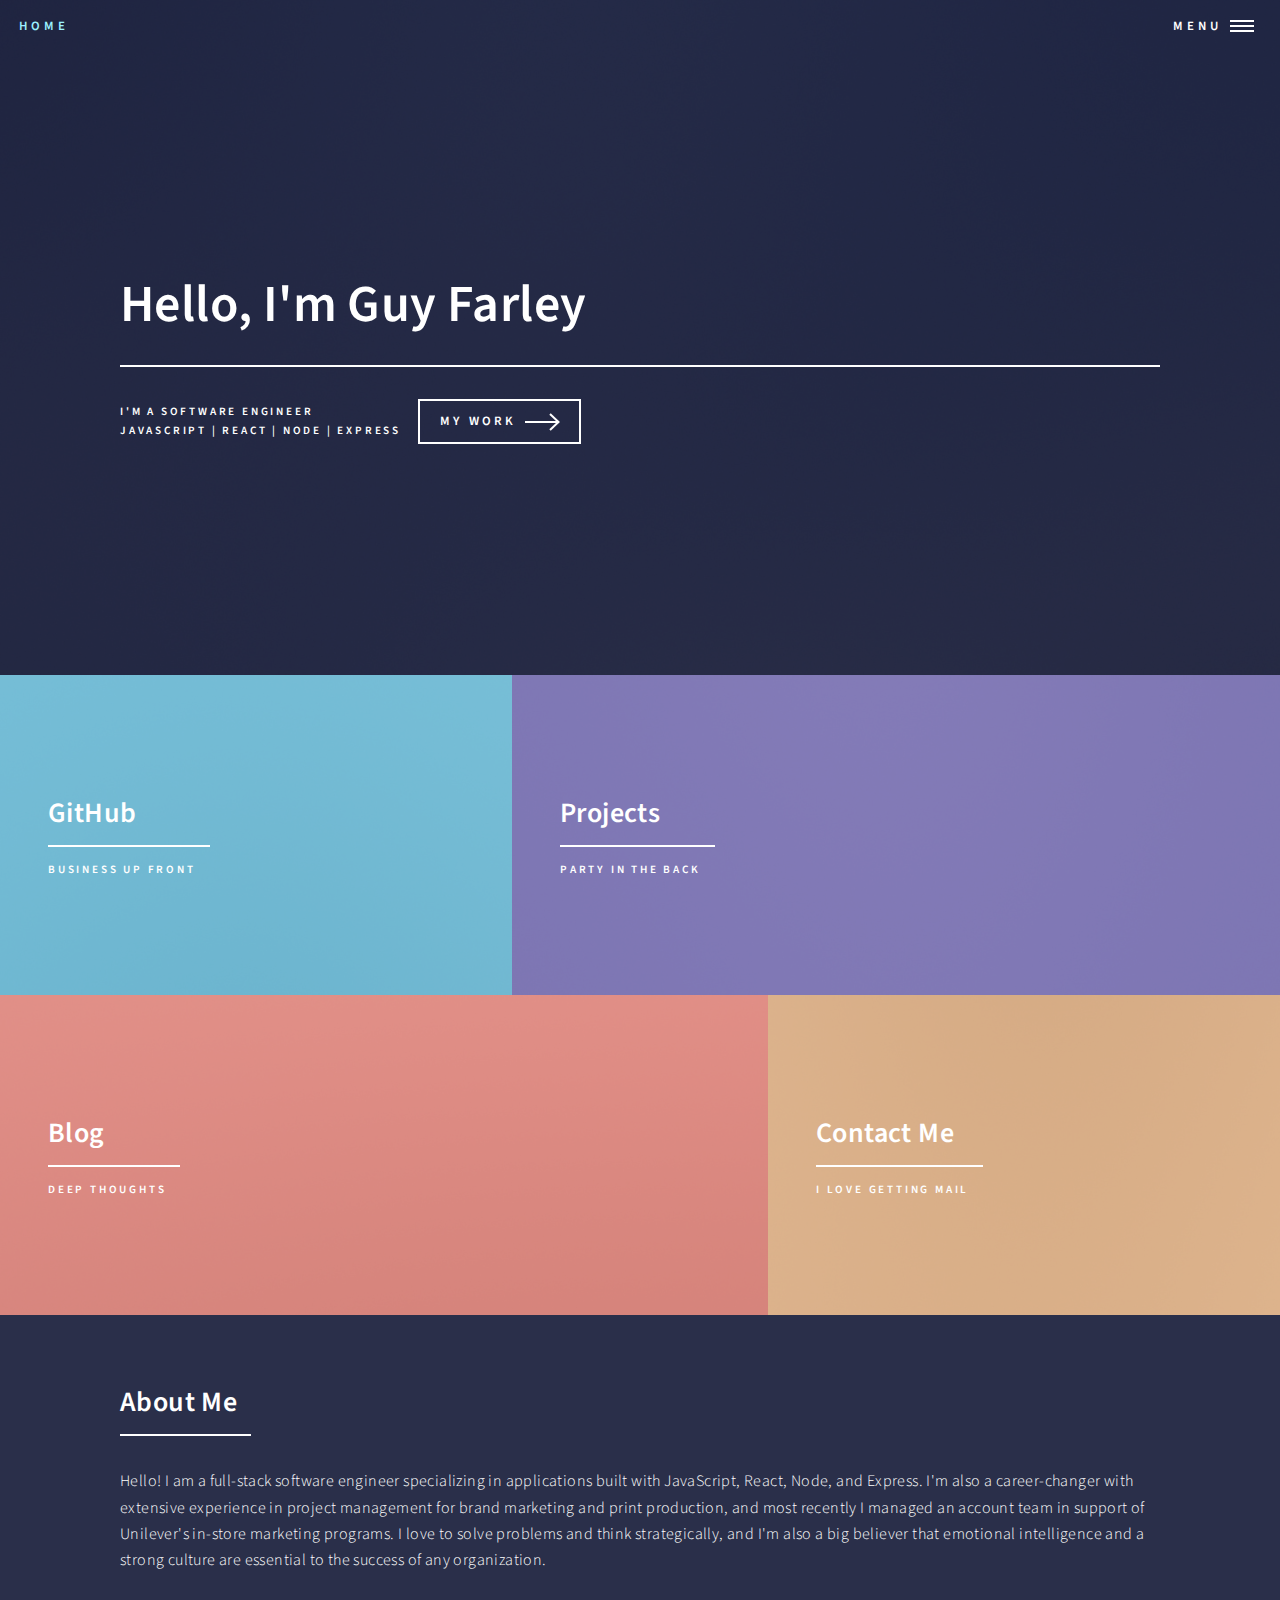
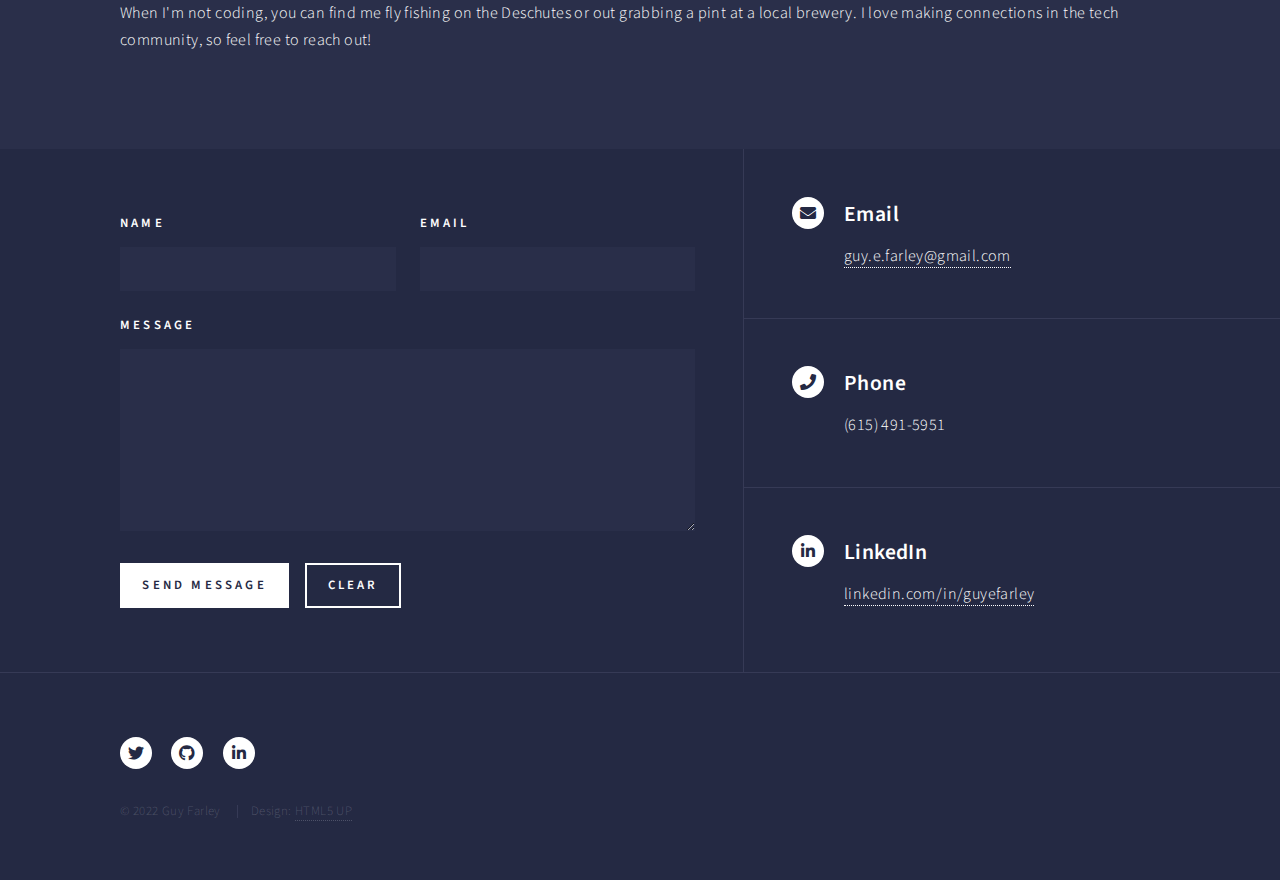
<file: index.html>
<!DOCTYPE HTML>
<!--
	Forty by HTML5 UP
	html5up.net | @ajlkn
	Free for personal and commercial use under the CCA 3.0 license (html5up.net/license)
-->
<html>

<head>
	<title>Guy's Portfolio</title>
	<meta charset="utf-8" />
	<meta name="viewport" content="width=device-width, initial-scale=1, user-scalable=no" />
	<link rel="stylesheet" href="assets/css/main.css" />
	<noscript>
		<link rel="stylesheet" href="assets/css/noscript.css" />
	</noscript>
</head>

<body class="is-preload">

	<!-- Wrapper -->
	<div id="wrapper">

		<!-- Header -->
		<header id="header" class="alt">
			<a href="index.html" class="logo">Home</a>
			<nav>
				<a href="#menu">Menu</a>
			</nav>
		</header>

		<!-- Menu -->
		<nav id="menu">
			<ul class="links">
				<li><a href="index.html">Home</a></li>
				<li><a href="projects.html">Projects</a></li>
				<li><a href="blog.html">Blog</a></li>
				<li><a href="contact.html">Contact</a></li>
			</ul>
			<!-- <ul class="actions stacked">
				<li><a href="#" class="button primary fit">Get Started</a></li>
				<li><a href="#" class="button fit">Log In</a></li>
			</ul> -->
		</nav>

		<!-- Banner -->
		<section id="banner" class="major">
			<div class="inner">
				<header class="major">
					<h1>Hello, I'm Guy Farley</h1>
				</header>
				<div class="content">
					<p>I'm a Software Engineer<br />
						JavaScript | React | Node | Express</p>
					<ul class="actions">
						<li><a href="#one" class="button next scrolly">My Work</a></li>
					</ul>
				</div>
			</div>
		</section>

		<!-- Main -->
		<div id="main">

			<!-- One -->
			<section id="one" class="tiles">
				<article>
					<span class="image">
						<img src="images/pic01.jpg" alt="" />
					</span>
					<header class="major">
						<h3><a href="https://github.com/GuyFarley" class="link" target="_blank">GitHub</a></h3>
						<p>Business Up Front</p>
					</header>
				</article>
				<article>
					<span class="image">
						<img src="images/pic02.jpg" alt="" />
					</span>
					<header class="major">
						<h3><a href="projects.html" class="link">Projects</a></h3>
						<p>Party In The Back</p>
					</header>
				</article>
				<article>
					<span class="image">
						<img src="images/pic03.jpg" alt="" />
					</span>
					<header class="major">
						<h3><a href="blog.html" class="link">Blog</a></h3>
						<p>Deep Thoughts</p>
					</header>
				</article>
				<article>
					<span class="image">
						<img src="images/pic04.jpg" alt="" />
					</span>
					<header class="major">
						<h3><a href="contact.html" class="link">Contact Me</a></h3>
						<p>I love getting mail</p>
					</header>
				</article>
			</section>

			<!-- Two -->
			<section id="two">
				<div class="inner">
					<header class="major">
						<h2>About Me</h2>
					</header>
					<p>Hello! I am a full-stack software engineer specializing in applications built with JavaScript, React,
						Node, and Express. I'm also a career-changer with extensive experience in project management for brand
						marketing and print production, and most recently I managed an account team in support of Unilever's
						in-store marketing programs. I love to solve problems and think strategically, and I'm also a big believer
						that
						emotional intelligence and a strong culture are essential to the success of any organization.<br />
						<br />
						When I'm not coding, you can find me fly fishing on the Deschutes or out grabbing a pint at
						a local brewery. I love making connections in the tech community, so feel free to reach out!
					</p>
					<ul class="actions">
						<!-- <li><a href="landing.html" class="button next">Get Started</a></li> -->
					</ul>
				</div>
			</section>

		</div>

		<!-- Contact -->
		<section id="contact">
			<div class="inner">
				<section>
					<form method="post" action="https://formspree.io/f/xlevlrbg">
						<div class="fields">
							<div class="field half">
								<label for="name">Name</label>
								<input type="text" name="name" id="name" />
							</div>
							<div class="field half">
								<label for="email">Email</label>
								<input type="text" name="email" id="email" />
							</div>
							<div class="field">
								<label for="message">Message</label>
								<textarea name="message" id="message" rows="6"></textarea>
							</div>
						</div>
						<ul class="actions">
							<li><input type="submit" value="Send Message" class="primary" /></li>
							<li><input type="reset" value="Clear" /></li>
						</ul>
					</form>
				</section>
				<section class="split">
					<section>
						<div class="contact-method">
							<span class="icon solid alt fa-envelope"></span>
							<h3>Email</h3>
							<a href="mailto:guy.e.farley@gmail.com">guy.e.farley@gmail.com</a>
						</div>
					</section>
					<section>
						<div class="contact-method">
							<span class="icon solid alt fa-phone"></span>
							<h3>Phone</h3>
							<span>(615) 491-5951</span>
						</div>
					</section>
					<section>
						<div class="contact-method">
							<span class="icon brands alt fa-linkedin-in"></span>
							<h3>LinkedIn</h3>
							<a href="https://www.linkedin.com/in/guyefarley/" target="_blank">linkedin.com/in/guyefarley</a>
						</div>
					</section>
				</section>
			</div>
		</section>

		<!-- Footer -->
		<footer id="footer">
			<div class="inner">
				<ul class="icons">
					<li><a href="https://twitter.com/guyefarley" class="icon brands alt fa-twitter" target="_blank"><span
								class="label">Twitter</span></a></li>
					<!-- <li><a href="#" class="icon brands alt fa-facebook-f"><span class="label">Facebook</span></a></li>
					<li><a href="#" class="icon brands alt fa-instagram"><span class="label">Instagram</span></a></li> -->
					<li><a href="https://github.com/GuyFarley" class="icon brands alt fa-github" target="_blank"><span
								class="label">GitHub</span></a></li>
					<li><a href="https://www.linkedin.com/in/guyefarley/" class="icon brands alt fa-linkedin-in"
							target="_blank"><span class="label">LinkedIn</span></a></li>
				</ul>
				<ul class="copyright">
					<li>&copy; 2022 Guy Farley</li>
					<li>Design: <a href="https://html5up.net">HTML5 UP</a></li>
				</ul>
			</div>
		</footer>

	</div>

	<!-- Scripts -->
	<script src="assets/js/jquery.min.js"></script>
	<script src="assets/js/jquery.scrolly.min.js"></script>
	<script src="assets/js/jquery.scrollex.min.js"></script>
	<script src="assets/js/browser.min.js"></script>
	<script src="assets/js/breakpoints.min.js"></script>
	<script src="assets/js/util.js"></script>
	<script src="assets/js/main.js"></script>

</body>

</html>
</file>
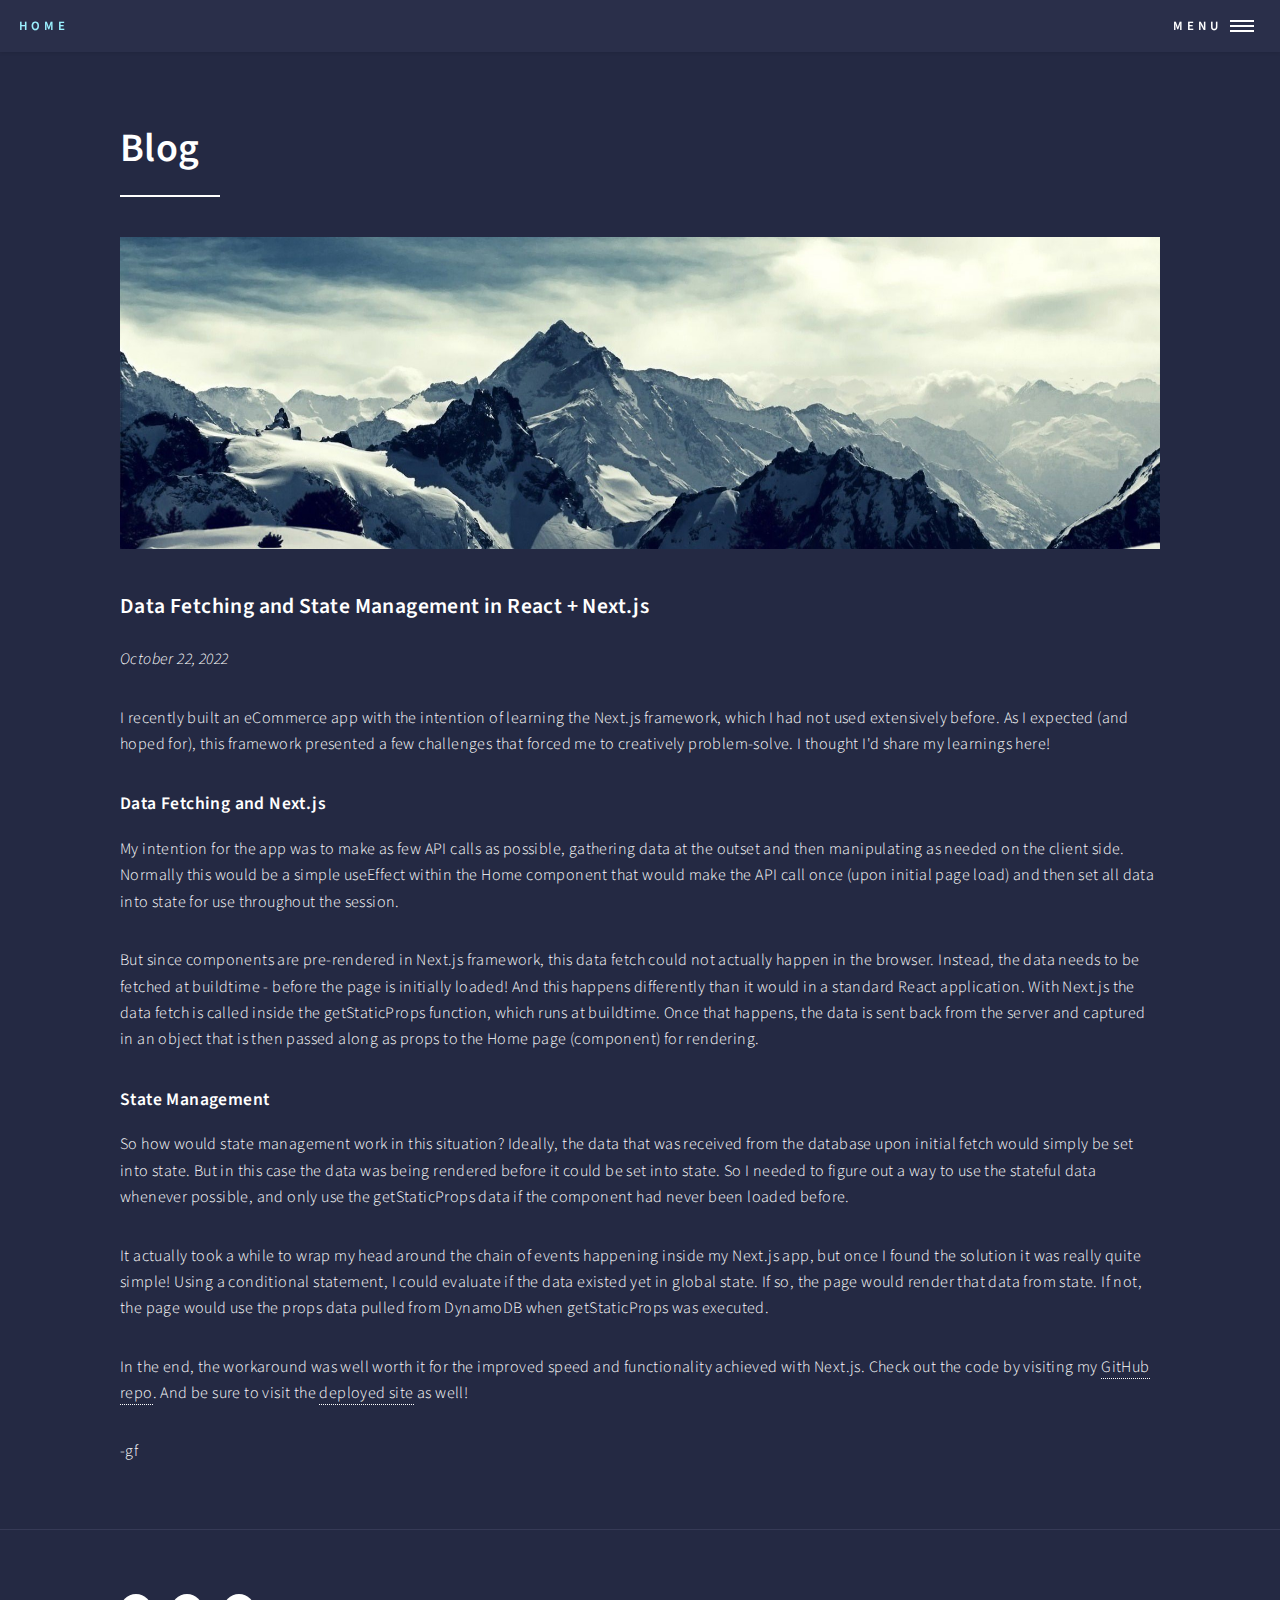
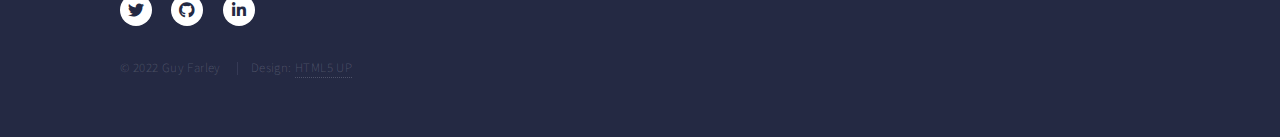
<file: blog.html>
<!DOCTYPE HTML>
<!--
	Forty by HTML5 UP
	html5up.net | @ajlkn
	Free for personal and commercial use under the CCA 3.0 license (html5up.net/license)
-->
<html>

<head>
	<title>Blog</title>
	<meta charset="utf-8" />
	<meta name="viewport" content="width=device-width, initial-scale=1, user-scalable=no" />
	<link rel="stylesheet" href="assets/css/main.css" />
	<noscript>
		<link rel="stylesheet" href="assets/css/noscript.css" />
	</noscript>
</head>

<body class="is-preload">

	<!-- Wrapper -->
	<div id="wrapper">

		<!-- Header -->
		<header id="header">
			<a href="index.html" class="logo">Home</a>
			<nav>
				<a href="#menu">Menu</a>
			</nav>
		</header>

		<!-- Menu -->
		<nav id="menu">
			<ul class="links">
				<li><a href="index.html">Home</a></li>
				<li><a href="projects.html">Projects</a></li>
				<li><a href="blog.html">Blog</a></li>
				<li><a href="contact.html">Contact</a></li>
			</ul>
			<!-- <ul class="actions stacked">
				<li><a href="#" class="button primary fit">Get Started</a></li>
				<li><a href="#" class="button fit">Log In</a></li>
			</ul> -->
		</nav>

		<!-- Main -->
		<div id="main" class="alt">

			<!-- One -->
			<section id="one">
				<div class="inner">
					<header class="major">
						<h1>Blog</h1>
					</header>
					<span class="image main"><img src="images/mountains.jpg" alt="" /></span>
					<h3>Data Fetching and State Management in React + Next.js</h3>
					<p><i>October 22, 2022</i></p>
					<p>I recently built an eCommerce app with the intention of learning the Next.js framework, which I had not
						used extensively before. As I expected (and hoped for), this framework presented a few challenges that
						forced me to creatively problem-solve. I thought I'd share my learnings here!</p>
					<h4>Data Fetching and Next.js</h4>
					<p>My intention for the app was to make as few API calls as possible, gathering data at the outset and then
						manipulating as needed on the client side. Normally this would be a simple useEffect within the Home
						component that would make the API call once (upon initial page load) and then set all data into state for
						use
						throughout the session.</p>
					<p>But since components are pre-rendered in Next.js framework, this data fetch could not actually happen in
						the browser. Instead, the data needs to be fetched at buildtime - before the page is initially loaded! And
						this
						happens differently than it would in a standard React application. With Next.js the data fetch is called
						inside the getStaticProps function, which runs at buildtime. Once that happens, the data is sent back from
						the
						server and captured in an object that is then passed along as props to the Home page (component) for
						rendering.</p>
					<h4>State Management</h4>
					<p>So how would state management work in this situation? Ideally, the data that was received from the database
						upon initial fetch would simply be set into state. But in this case the data was being rendered before it
						could be set into state. So I needed to figure out a way to use the stateful data whenever possible, and
						only use the getStaticProps data if the component had never been loaded before. </p>
					<p>It actually took a while to wrap my head around the chain of events happening inside my Next.js app, but
						once I found the solution it was really quite simple! Using a conditional statement, I could evaluate if the
						data existed yet in global state. If so, the page would render that data from state. If not, the page would
						use the props data pulled from DynamoDB when getStaticProps was executed.</p>
					<p>In the end, the workaround was well worth it for the improved speed and functionality achieved with
						Next.js. Check
						out the code by visiting my <a href="https://github.com/GuyFarley/lassen-fly-shop" target="_blank">GitHub
							repo</a>. And be sure to visit the <a href="https://lassen-fly-shop.netlify.app/" target="_blank">deployed
							site</a> as well!</p>
					<p>-gf</p>
				</div>
			</section>

		</div>

		<!-- Contact -->

		<!-- Footer -->
		<footer id="footer">
			<div class="inner">
				<ul class="icons">
					<li><a href="https://twitter.com/guyefarley" class="icon brands alt fa-twitter" target="_blank"><span
								class="label">Twitter</span></a></li>
					<!-- <li><a href="#" class="icon brands alt fa-facebook-f"><span class="label">Facebook</span></a></li>
					<li><a href="#" class="icon brands alt fa-instagram"><span class="label">Instagram</span></a></li> -->
					<li><a href="https://github.com/GuyFarley" class="icon brands alt fa-github"><span
								class="label">GitHub</span></a></li>
					<li><a href="https://www.linkedin.com/in/guyefarley/" class="icon brands alt fa-linkedin-in"
							target="_blank"><span class="label">LinkedIn</span></a></li>
				</ul>
				<ul class="copyright">
					<li>&copy; 2022 Guy Farley</li>
					<li>Design: <a href="https://html5up.net" target="_blank">HTML5 UP</a></li>
				</ul>
			</div>
		</footer>

	</div>

	<!-- Scripts -->
	<script src="assets/js/jquery.min.js"></script>
	<script src="assets/js/jquery.scrolly.min.js"></script>
	<script src="assets/js/jquery.scrollex.min.js"></script>
	<script src="assets/js/browser.min.js"></script>
	<script src="assets/js/breakpoints.min.js"></script>
	<script src="assets/js/util.js"></script>
	<script src="assets/js/main.js"></script>

</body>

</html>
</file>
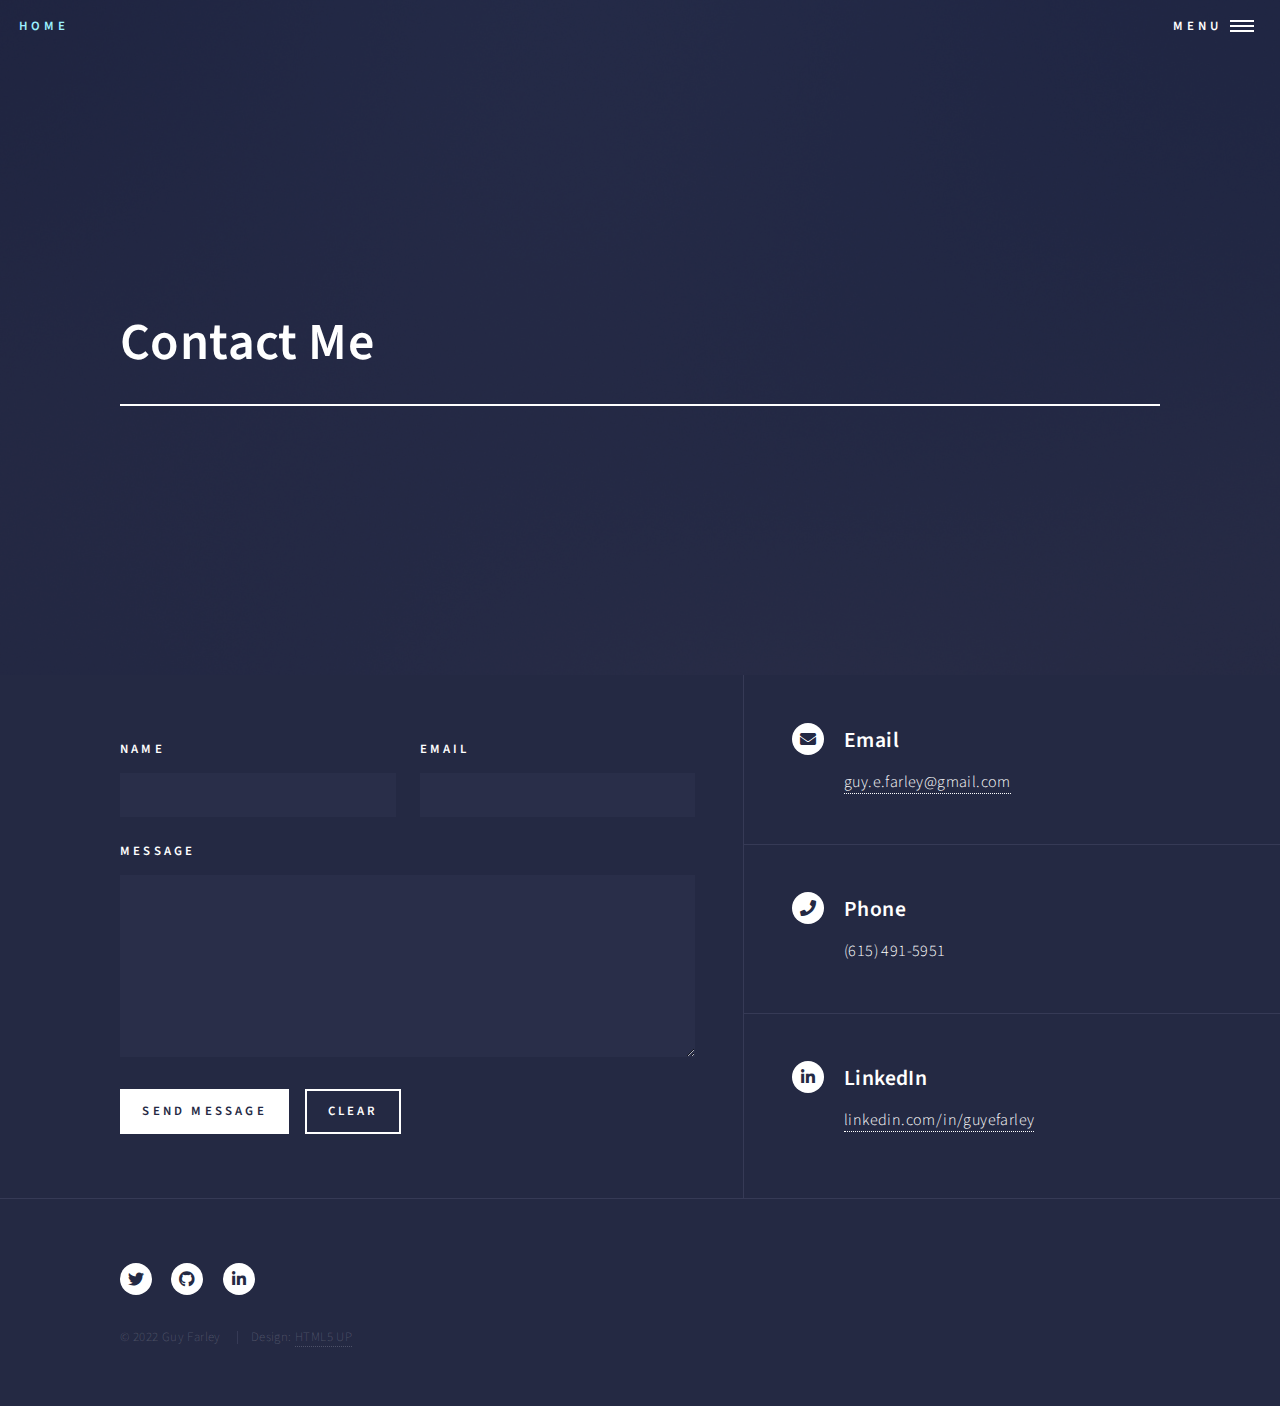
<file: contact.html>
<!DOCTYPE HTML>
<!--
	Forty by HTML5 UP
	html5up.net | @ajlkn
	Free for personal and commercial use under the CCA 3.0 license (html5up.net/license)
-->
<html>

<head>
	<title>Contact</title>
	<meta charset="utf-8" />
	<meta name="viewport" content="width=device-width, initial-scale=1, user-scalable=no" />
	<link rel="stylesheet" href="assets/css/main.css" />
	<noscript>
		<link rel="stylesheet" href="assets/css/noscript.css" />
	</noscript>
</head>

<body class="is-preload">

	<!-- Wrapper -->
	<div id="wrapper">

		<!-- Header -->
		<header id="header" class="alt">
			<a href="index.html" class="logo">Home</a>
			<nav>
				<a href="#menu">Menu</a>
			</nav>
		</header>

		<!-- Menu -->
		<nav id="menu">
			<ul class="links">
				<li><a href="index.html">Home</a></li>
				<li><a href="projects.html">Projects</a></li>
				<li><a href="blog.html">Blog</a></li>
				<li><a href="contact.html">Contact</a></li>
			</ul>
		</nav>

		<!-- Banner -->
		<section id="banner" class="major">
			<div class="inner">
				<header class="major">
					<h1>Contact Me</h1>
				</header>
		</section>

		<!-- Contact -->
		<section id="contact">
			<div class="inner">
				<section>
					<form method="post" action="https://formspree.io/f/xlevlrbg">
						<div class="fields">
							<div class="field half">
								<label for="name">Name</label>
								<input type="text" name="name" id="name" />
							</div>
							<div class="field half">
								<label for="email">Email</label>
								<input type="text" name="email" id="email" />
							</div>
							<div class="field">
								<label for="message">Message</label>
								<textarea name="message" id="message" rows="6"></textarea>
							</div>
						</div>
						<ul class="actions">
							<li><input type="submit" value="Send Message" class="primary" /></li>
							<li><input type="reset" value="Clear" /></li>
						</ul>
					</form>
				</section>
				<section class="split">
					<section>
						<div class="contact-method">
							<span class="icon solid alt fa-envelope"></span>
							<h3>Email</h3>
							<a href="mailto:guy.e.farley@gmail.com">guy.e.farley@gmail.com</a>
						</div>
					</section>
					<section>
						<div class="contact-method">
							<span class="icon solid alt fa-phone"></span>
							<h3>Phone</h3>
							<span>(615) 491-5951</span>
						</div>
					</section>
					<section>
						<div class="contact-method">
							<span class="icon brands alt fa-linkedin-in"></span>
							<h3>LinkedIn</h3>
							<a href="https://www.linkedin.com/in/guyefarley/" target="_blank">linkedin.com/in/guyefarley</a>
						</div>
					</section>
				</section>
			</div>
		</section>

		<!-- Footer -->
		<footer id="footer">
			<div class="inner">
				<ul class="icons">
					<li><a href="https://twitter.com/guyefarley" class="icon brands alt fa-twitter" target="_blank"><span
								class="label">Twitter</span></a></li>
					<!-- <li><a href="#" class="icon brands alt fa-facebook-f"><span class="label">Facebook</span></a></li>
					<li><a href="#" class="icon brands alt fa-instagram"><span class="label">Instagram</span></a></li> -->
					<li><a href="https://github.com/GuyFarley" class="icon brands alt fa-github" target="_blank"><span
								class="label">GitHub</span></a></li>
					<li><a href="https://www.linkedin.com/in/guyefarley/" class="icon brands alt fa-linkedin-in"
							target="_blank"><span class="label">LinkedIn</span></a></li>
				</ul>
				<ul class="copyright">
					<li>&copy; 2022 Guy Farley</li>
					<li>Design: <a href="https://html5up.net">HTML5 UP</a></li>
				</ul>
			</div>
		</footer>

	</div>

	<!-- Scripts -->
	<script src="assets/js/jquery.min.js"></script>
	<script src="assets/js/jquery.scrolly.min.js"></script>
	<script src="assets/js/jquery.scrollex.min.js"></script>
	<script src="assets/js/browser.min.js"></script>
	<script src="assets/js/breakpoints.min.js"></script>
	<script src="assets/js/util.js"></script>
	<script src="assets/js/main.js"></script>

</body>

</html>
</file>
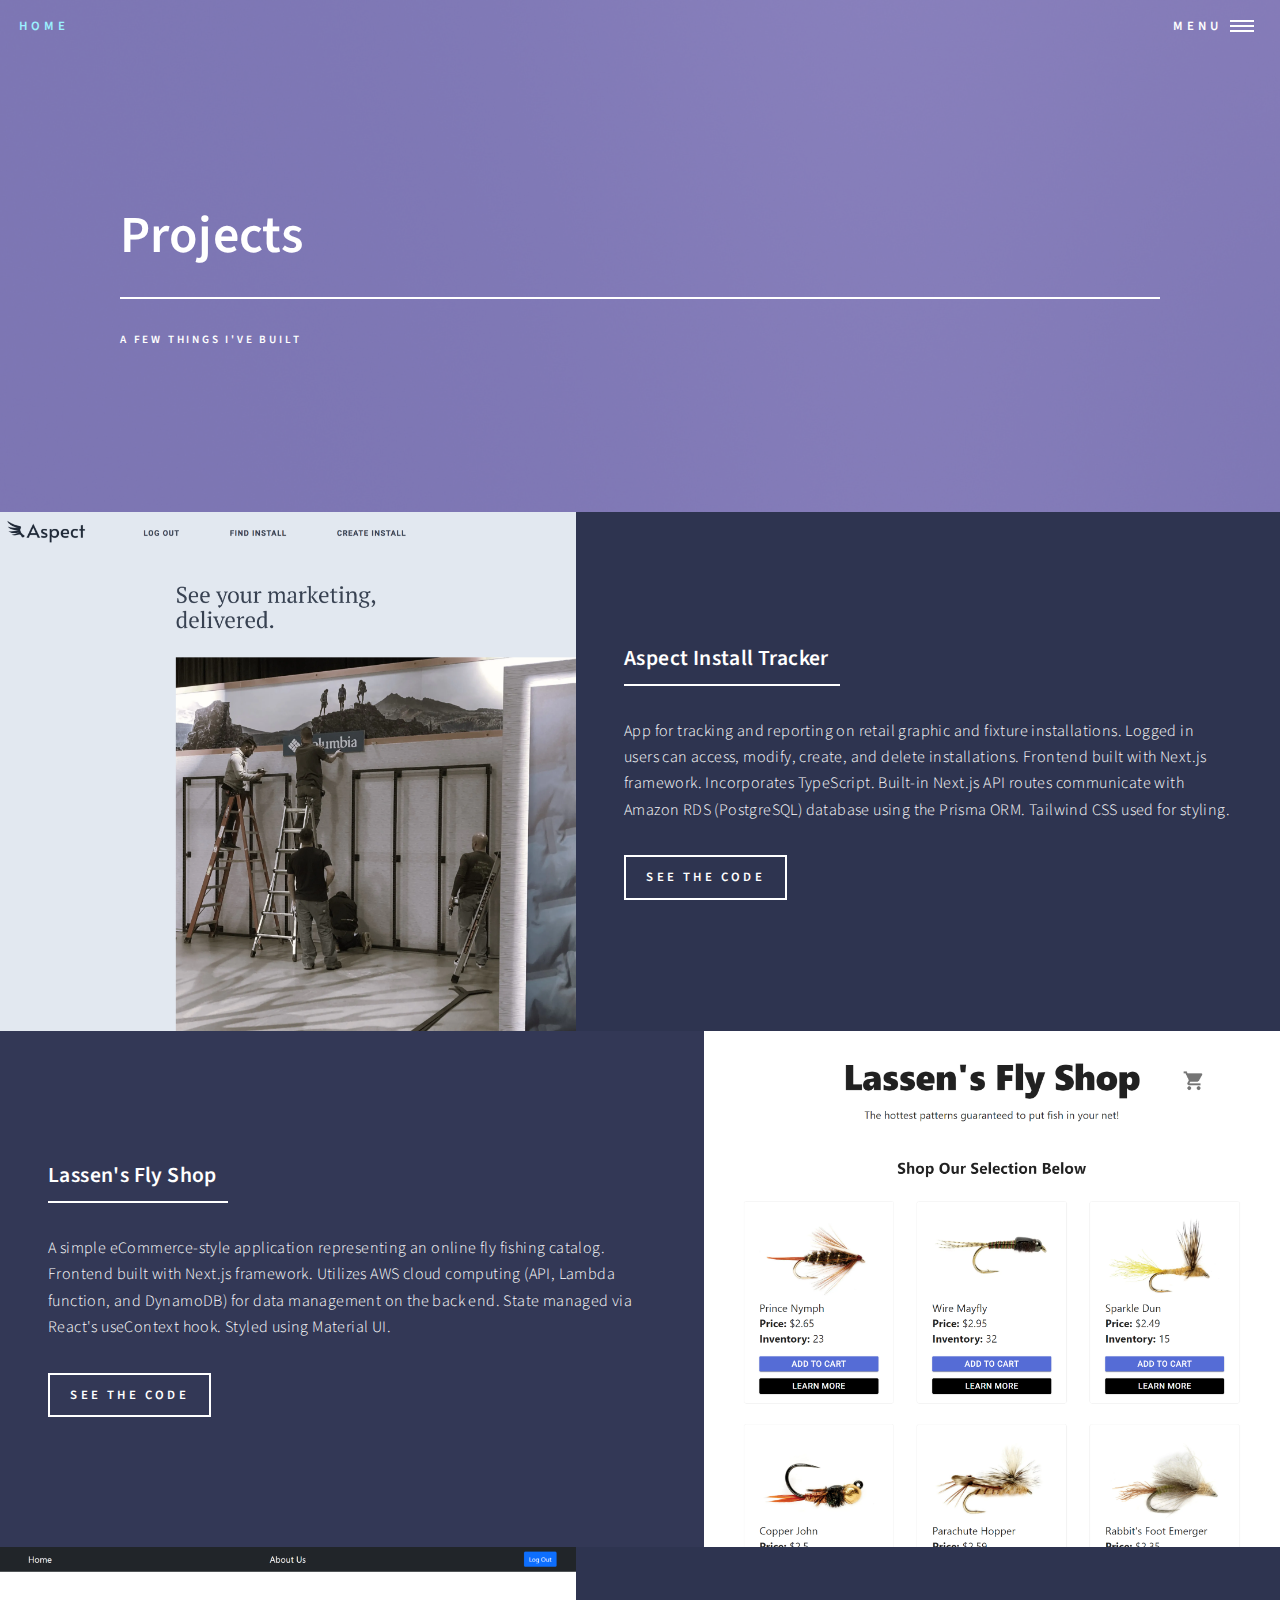
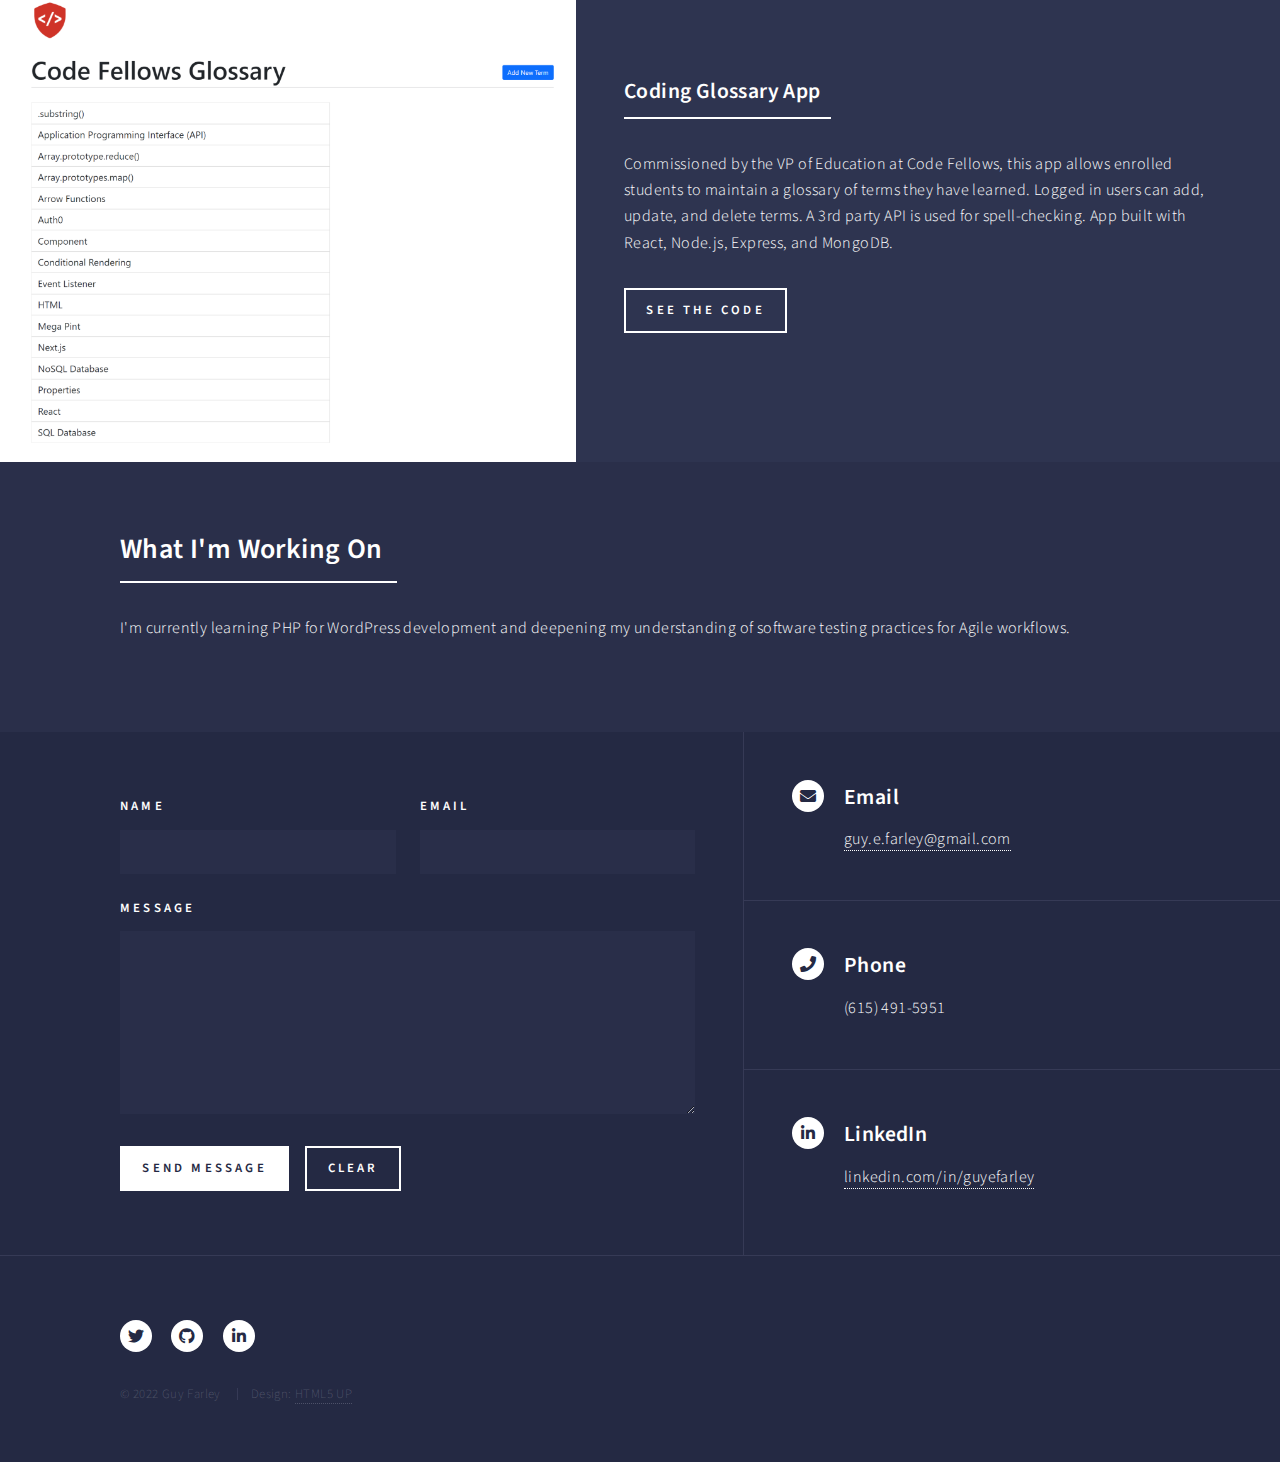
<file: projects.html>
<!DOCTYPE HTML>
<!--
	Forty by HTML5 UP
	html5up.net | @ajlkn
	Free for personal and commercial use under the CCA 3.0 license (html5up.net/license)
-->
<html>

<head>
	<title>Projects</title>
	<meta charset="utf-8" />
	<meta name="viewport" content="width=device-width, initial-scale=1, user-scalable=no" />
	<link rel="stylesheet" href="assets/css/main.css" />
	<noscript>
		<link rel="stylesheet" href="assets/css/noscript.css" />
	</noscript>
</head>

<body class="is-preload">

	<!-- Wrapper -->
	<div id="wrapper">

		<!-- Header -->
		<!-- Note: The "styleN" class below should match that of the banner element. -->
		<header id="header" class="alt style2">
			<a href="index.html" class="logo">Home</a>
			<nav>
				<a href="#menu">Menu</a>
			</nav>
		</header>

		<!-- Menu -->
		<nav id="menu">
			<ul class="links">
				<li><a href="index.html">Home</a></li>
				<li><a href="projects.html">Projects</a></li>
				<li><a href="blog.html">Blog</a></li>
				<li><a href="contact.html">Contact</a></li>
			</ul>
			<!-- <ul class="actions stacked">
				<li><a href="#" class="button primary fit">Get Started</a></li>
				<li><a href="#" class="button fit">Log In</a></li>
			</ul> -->
		</nav>

		<!-- Banner -->
		<!-- Note: The "styleN" class below should match that of the header element. -->
		<section id="banner" class="style2">
			<div class="inner">
				<span class="image">
					<img src="images/pic07.jpg" alt="" />
				</span>
				<header class="major">
					<h1>Projects</h1>
				</header>
				<div class="content">
					<p>A few things I've built</p>
				</div>
			</div>
		</section>

		<!-- Main -->
		<div id="main">

			<!-- One -->
			<!-- <section id="one">
				<div class="inner">
					<header class="major">
						<h2>Sed amet aliquam</h2>
					</header>
					<p>Nullam et orci eu lorem consequat tincidunt vivamus et sagittis magna sed nunc rhoncus condimentum sem. In
						efficitur ligula tate urna. Maecenas massa vel lacinia pellentesque lorem ipsum dolor. Nullam et orci eu
						lorem consequat tincidunt. Vivamus et sagittis libero. Nullam et orci eu lorem consequat tincidunt vivamus
						et sagittis magna sed nunc rhoncus condimentum sem. In efficitur ligula tate urna.</p>
				</div>
			</section> -->

			<!-- Two -->
			<section id="two" class="spotlights">
				<section>
					<a href="https://aspect-install-tracker.vercel.app/" class="image" target="_blank">
						<img src="images/aspect.png" alt="" data-position="center center" />
					</a>
					<div class="content">
						<div class="inner">
							<header class="major">
								<h3>Aspect Install Tracker</h3>
							</header>
							<p>App for tracking and reporting on retail graphic and fixture installations. Logged in users can access,
								modify, create, and delete installations. Frontend built with Next.js framework. Incorporates
								TypeScript. Built-in Next.js API routes communicate with Amazon RDS (PostgreSQL) database using the
								Prisma ORM. Tailwind CSS used for styling.
							</p>
							<ul class="actions">
								<li><a href="https://github.com/guyfarley/aspect-frontend.git" class="button" target="_blank">See the
										Code</a>
								</li>
							</ul>
						</div>
					</div>
				</section>
				<section>
					<a href="https://lassen-fly-shop.netlify.app/" class="image" target="_blank">
						<img src="images/lassen1.png" alt="" data-position="top center" />
					</a>
					<div class="content">
						<div class="inner">
							<header class="major">
								<h3>Lassen's Fly Shop</h3>
							</header>
							<p>A simple eCommerce-style application representing an online fly fishing catalog. Frontend built with
								Next.js framework. Utilizes AWS cloud computing (API, Lambda function, and DynamoDB) for data
								management on the back end. State managed via React's useContext hook. Styled using Material UI.</p>
							<ul class="actions">
								<li><a href="https://github.com/GuyFarley/lassen-fly-shop" class="button" target="_blank">See the
										Code</a>
								</li>
							</ul>
						</div>
					</div>
				</section>
				<section>
					<a href="https://code-fellows-glossary.netlify.app/" class="image" target="_blank">
						<img src="images/glossary_square2.png" alt="" data-position="25% 25%" />
					</a>
					<div class="content">
						<div class="inner">
							<header class="major">
								<h3>Coding Glossary App</h3>
							</header>
							<p>Commissioned by the VP of Education at Code Fellows, this app allows enrolled students to maintain a
								glossary of terms they have learned. Logged in users can add, update, and delete terms. A 3rd party API
								is used for spell-checking. App built with React, Node.js, Express, and MongoDB.</p>
							<ul class="actions">
								<li><a href="https://github.com/GuyFarley/coding-glossary-frontend" class="button" target="_blank">See
										the Code</a></li>
							</ul>
						</div>
					</div>
				</section>
			</section>

			<!-- Three -->
			<section id="three">
				<div class="inner">
					<header class="major">
						<h2>What I'm Working On</h2>
					</header>
					<p>I'm currently learning PHP for WordPress development and deepening my understanding of software testing
						practices for Agile workflows.<br /><br />
						<!-- <ul class="actions">
						<li><a href="https://github.com/GuyFarley/install-tracker-frontend" class="button next"
								target="_blank">GitHub Repo</a></li>
					</ul> -->
				</div>
			</section>

		</div>

		<!-- Contact -->
		<section id="contact">
			<div class="inner">
				<section>
					<form method="post" action="https://formspree.io/f/xlevlrbg">
						<div class="fields">
							<div class="field half">
								<label for="name">Name</label>
								<input type="text" name="name" id="name" />
							</div>
							<div class="field half">
								<label for="email">Email</label>
								<input type="text" name="email" id="email" />
							</div>
							<div class="field">
								<label for="message">Message</label>
								<textarea name="message" id="message" rows="6"></textarea>
							</div>
						</div>
						<ul class="actions">
							<li><input type="submit" value="Send Message" class="primary" /></li>
							<li><input type="reset" value="Clear" /></li>
						</ul>
					</form>
				</section>
				<section class="split">
					<section>
						<div class="contact-method">
							<span class="icon solid alt fa-envelope"></span>
							<h3>Email</h3>
							<a href="mailto:guy.e.farley@gmail.com">guy.e.farley@gmail.com</a>
						</div>
					</section>
					<section>
						<div class="contact-method">
							<span class="icon solid alt fa-phone"></span>
							<h3>Phone</h3>
							<span>(615) 491-5951</span>
						</div>
					</section>
					<section>
						<div class="contact-method">
							<span class="icon brands alt fa-linkedin-in"></span>
							<h3>LinkedIn</h3>
							<a href="https://www.linkedin.com/in/guyefarley/" target="_blank">linkedin.com/in/guyefarley</a>
						</div>
					</section>
				</section>
			</div>
		</section>

		<!-- Footer -->
		<footer id="footer">
			<div class="inner">
				<ul class="icons">
					<li><a href="https://twitter.com/guyefarley" class="icon brands alt fa-twitter" target="_blank"><span
								class="label">Twitter</span></a></li>
					<!-- <li><a href="#" class="icon brands alt fa-facebook-f"><span class="label">Facebook</span></a></li>
						<li><a href="#" class="icon brands alt fa-instagram"><span class="label">Instagram</span></a></li> -->
					<li><a href="https://github.com/GuyFarley" class="icon brands alt fa-github"><span
								class="label">GitHub</span></a></li>
					<li><a href="https://www.linkedin.com/in/guyefarley/" class="icon brands alt fa-linkedin-in"
							target="_blank"><span class="label">LinkedIn</span></a></li>
				</ul>
				<ul class="copyright">
					<li>&copy; 2022 Guy Farley</li>
					<li>Design: <a href="https://html5up.net" target="_blank">HTML5 UP</a></li>
				</ul>
			</div>
		</footer>

	</div>

	<!-- Scripts -->
	<script src="assets/js/jquery.min.js"></script>
	<script src="assets/js/jquery.scrolly.min.js"></script>
	<script src="assets/js/jquery.scrollex.min.js"></script>
	<script src="assets/js/browser.min.js"></script>
	<script src="assets/js/breakpoints.min.js"></script>
	<script src="assets/js/util.js"></script>
	<script src="assets/js/main.js"></script>

</body>

</html>
</file>
<file: assets/css/noscript.css>
/*
	Forty by HTML5 UP
	html5up.net | @ajlkn
	Free for personal and commercial use under the CCA 3.0 license (html5up.net/license)
*/

/* Banner */

	body.is-preload #banner:after {
		opacity: 0.85;
	}

	body.is-preload #banner > .inner {
		-moz-filter: none;
		-webkit-filter: none;
		-ms-filter: none;
		filter: none;
		-moz-transform: none;
		-webkit-transform: none;
		-ms-transform: none;
		transform: none;
		opacity: 1;
	}
</file>
<file: assets/css/main.css>
@import url(fontawesome-all.min.css);
@import url("https://fonts.googleapis.com/css?family=Source+Sans+Pro:300,300italic,600,600italic");

/*
	Forty by HTML5 UP
	html5up.net | @ajlkn
	Free for personal and commercial use under the CCA 3.0 license (html5up.net/license)
*/

html,
body,
div,
span,
applet,
object,
iframe,
h1,
h2,
h3,
h4,
h5,
h6,
p,
blockquote,
pre,
a,
abbr,
acronym,
address,
big,
cite,
code,
del,
dfn,
em,
img,
ins,
kbd,
q,
s,
samp,
small,
strike,
strong,
sub,
sup,
tt,
var,
b,
u,
i,
center,
dl,
dt,
dd,
ol,
ul,
li,
fieldset,
form,
label,
legend,
table,
caption,
tbody,
tfoot,
thead,
tr,
th,
td,
article,
aside,
canvas,
details,
embed,
figure,
figcaption,
footer,
header,
hgroup,
menu,
nav,
output,
ruby,
section,
summary,
time,
mark,
audio,
video {
	margin: 0;
	padding: 0;
	border: 0;
	font-size: 100%;
	font: inherit;
	vertical-align: baseline;
}

article,
aside,
details,
figcaption,
figure,
footer,
header,
hgroup,
menu,
nav,
section {
	display: block;
}

body {
	line-height: 1;
}

ol,
ul {
	list-style: none;
}

blockquote,
q {
	quotes: none;
}

blockquote:before,
blockquote:after,
q:before,
q:after {
	content: '';
	content: none;
}

table {
	border-collapse: collapse;
	border-spacing: 0;
}

body {
	-webkit-text-size-adjust: none;
}

mark {
	background-color: transparent;
	color: inherit;
}

input::-moz-focus-inner {
	border: 0;
	padding: 0;
}

input,
select,
textarea {
	-moz-appearance: none;
	-webkit-appearance: none;
	-ms-appearance: none;
	appearance: none;
}

/* Basic */

@-ms-viewport {
	width: device-width;
}

body {
	-ms-overflow-style: scrollbar;
}

@media screen and (max-width: 480px) {

	html,
	body {
		min-width: 320px;
	}

}

html {
	box-sizing: border-box;
}

*,
*:before,
*:after {
	box-sizing: inherit;
}

body {
	background: #242943;
}

body.is-preload *,
body.is-preload *:before,
body.is-preload *:after {
	-moz-animation: none !important;
	-webkit-animation: none !important;
	-ms-animation: none !important;
	animation: none !important;
	-moz-transition: none !important;
	-webkit-transition: none !important;
	-ms-transition: none !important;
	transition: none !important;
}

/* Type */

body,
input,
select,
textarea {
	color: #ffffff;
	font-family: "Source Sans Pro", Helvetica, sans-serif;
	font-size: 17pt;
	font-weight: 300;
	letter-spacing: 0.025em;
	line-height: 1.65;
}

@media screen and (max-width: 1680px) {

	body,
	input,
	select,
	textarea {
		font-size: 14pt;
	}

}

@media screen and (max-width: 1280px) {

	body,
	input,
	select,
	textarea {
		font-size: 12pt;
	}

}

@media screen and (max-width: 360px) {

	body,
	input,
	select,
	textarea {
		font-size: 11pt;
	}

}

a {
	-moz-transition: color 0.2s ease-in-out, border-bottom-color 0.2s ease-in-out;
	-webkit-transition: color 0.2s ease-in-out, border-bottom-color 0.2s ease-in-out;
	-ms-transition: color 0.2s ease-in-out, border-bottom-color 0.2s ease-in-out;
	transition: color 0.2s ease-in-out, border-bottom-color 0.2s ease-in-out;
	border-bottom: dotted 1px;
	color: inherit;
	text-decoration: none;
}

a:hover {
	border-bottom-color: transparent;
	color: #9bf1ff !important;
}

a:active {
	color: #53e3fb !important;
}

strong,
b {
	color: #ffffff;
	font-weight: 600;
}

em,
i {
	font-style: italic;
}

p {
	margin: 0 0 2em 0;
}

h1,
h2,
h3,
h4,
h5,
h6 {
	color: #ffffff;
	font-weight: 600;
	line-height: 1.65;
	margin: 0 0 1em 0;
}

h1 a,
h2 a,
h3 a,
h4 a,
h5 a,
h6 a {
	color: inherit;
	border-bottom: 0;
}

h1 {
	font-size: 2.5em;
}

h2 {
	font-size: 1.75em;
}

h3 {
	font-size: 1.35em;
}

h4 {
	font-size: 1.1em;
}

h5 {
	font-size: 0.9em;
}

h6 {
	font-size: 0.7em;
}

@media screen and (max-width: 736px) {

	h1 {
		font-size: 2em;
	}

	h2 {
		font-size: 1.5em;
	}

	h3 {
		font-size: 1.25em;
	}

}

sub {
	font-size: 0.8em;
	position: relative;
	top: 0.5em;
}

sup {
	font-size: 0.8em;
	position: relative;
	top: -0.5em;
}

blockquote {
	border-left: solid 4px rgba(212, 212, 255, 0.1);
	font-style: italic;
	margin: 0 0 2em 0;
	padding: 0.5em 0 0.5em 2em;
}

code {
	background: rgba(212, 212, 255, 0.035);
	font-family: "Courier New", monospace;
	font-size: 0.9em;
	margin: 0 0.25em;
	padding: 0.25em 0.65em;
}

pre {
	-webkit-overflow-scrolling: touch;
	font-family: "Courier New", monospace;
	font-size: 0.9em;
	margin: 0 0 2em 0;
}

pre code {
	display: block;
	line-height: 1.75;
	padding: 1em 1.5em;
	overflow-x: auto;
}

hr {
	border: 0;
	border-bottom: solid 1px rgba(212, 212, 255, 0.1);
	margin: 2em 0;
}

hr.major {
	margin: 3em 0;
}

.align-left {
	text-align: left;
}

.align-center {
	text-align: center;
}

.align-right {
	text-align: right;
}

/* Row */

.row {
	display: flex;
	flex-wrap: wrap;
	box-sizing: border-box;
	align-items: stretch;
}

.row>* {
	box-sizing: border-box;
}

.row.gtr-uniform>*> :last-child {
	margin-bottom: 0;
}

.row.aln-left {
	justify-content: flex-start;
}

.row.aln-center {
	justify-content: center;
}

.row.aln-right {
	justify-content: flex-end;
}

.row.aln-top {
	align-items: flex-start;
}

.row.aln-middle {
	align-items: center;
}

.row.aln-bottom {
	align-items: flex-end;
}

.row>.imp {
	order: -1;
}

.row>.col-1 {
	width: 8.33333%;
}

.row>.off-1 {
	margin-left: 8.33333%;
}

.row>.col-2 {
	width: 16.66667%;
}

.row>.off-2 {
	margin-left: 16.66667%;
}

.row>.col-3 {
	width: 25%;
}

.row>.off-3 {
	margin-left: 25%;
}

.row>.col-4 {
	width: 33.33333%;
}

.row>.off-4 {
	margin-left: 33.33333%;
}

.row>.col-5 {
	width: 41.66667%;
}

.row>.off-5 {
	margin-left: 41.66667%;
}

.row>.col-6 {
	width: 50%;
}

.row>.off-6 {
	margin-left: 50%;
}

.row>.col-7 {
	width: 58.33333%;
}

.row>.off-7 {
	margin-left: 58.33333%;
}

.row>.col-8 {
	width: 66.66667%;
}

.row>.off-8 {
	margin-left: 66.66667%;
}

.row>.col-9 {
	width: 75%;
}

.row>.off-9 {
	margin-left: 75%;
}

.row>.col-10 {
	width: 83.33333%;
}

.row>.off-10 {
	margin-left: 83.33333%;
}

.row>.col-11 {
	width: 91.66667%;
}

.row>.off-11 {
	margin-left: 91.66667%;
}

.row>.col-12 {
	width: 100%;
}

.row>.off-12 {
	margin-left: 100%;
}

.row.gtr-0 {
	margin-top: 0;
	margin-left: 0em;
}

.row.gtr-0>* {
	padding: 0 0 0 0em;
}

.row.gtr-0.gtr-uniform {
	margin-top: 0em;
}

.row.gtr-0.gtr-uniform>* {
	padding-top: 0em;
}

.row.gtr-25 {
	margin-top: 0;
	margin-left: -0.5em;
}

.row.gtr-25>* {
	padding: 0 0 0 0.5em;
}

.row.gtr-25.gtr-uniform {
	margin-top: -0.5em;
}

.row.gtr-25.gtr-uniform>* {
	padding-top: 0.5em;
}

.row.gtr-50 {
	margin-top: 0;
	margin-left: -1em;
}

.row.gtr-50>* {
	padding: 0 0 0 1em;
}

.row.gtr-50.gtr-uniform {
	margin-top: -1em;
}

.row.gtr-50.gtr-uniform>* {
	padding-top: 1em;
}

.row {
	margin-top: 0;
	margin-left: -2em;
}

.row>* {
	padding: 0 0 0 2em;
}

.row.gtr-uniform {
	margin-top: -2em;
}

.row.gtr-uniform>* {
	padding-top: 2em;
}

.row.gtr-150 {
	margin-top: 0;
	margin-left: -3em;
}

.row.gtr-150>* {
	padding: 0 0 0 3em;
}

.row.gtr-150.gtr-uniform {
	margin-top: -3em;
}

.row.gtr-150.gtr-uniform>* {
	padding-top: 3em;
}

.row.gtr-200 {
	margin-top: 0;
	margin-left: -4em;
}

.row.gtr-200>* {
	padding: 0 0 0 4em;
}

.row.gtr-200.gtr-uniform {
	margin-top: -4em;
}

.row.gtr-200.gtr-uniform>* {
	padding-top: 4em;
}

@media screen and (max-width: 1680px) {

	.row {
		display: flex;
		flex-wrap: wrap;
		box-sizing: border-box;
		align-items: stretch;
	}

	.row>* {
		box-sizing: border-box;
	}

	.row.gtr-uniform>*> :last-child {
		margin-bottom: 0;
	}

	.row.aln-left {
		justify-content: flex-start;
	}

	.row.aln-center {
		justify-content: center;
	}

	.row.aln-right {
		justify-content: flex-end;
	}

	.row.aln-top {
		align-items: flex-start;
	}

	.row.aln-middle {
		align-items: center;
	}

	.row.aln-bottom {
		align-items: flex-end;
	}

	.row>.imp-xlarge {
		order: -1;
	}

	.row>.col-1-xlarge {
		width: 8.33333%;
	}

	.row>.off-1-xlarge {
		margin-left: 8.33333%;
	}

	.row>.col-2-xlarge {
		width: 16.66667%;
	}

	.row>.off-2-xlarge {
		margin-left: 16.66667%;
	}

	.row>.col-3-xlarge {
		width: 25%;
	}

	.row>.off-3-xlarge {
		margin-left: 25%;
	}

	.row>.col-4-xlarge {
		width: 33.33333%;
	}

	.row>.off-4-xlarge {
		margin-left: 33.33333%;
	}

	.row>.col-5-xlarge {
		width: 41.66667%;
	}

	.row>.off-5-xlarge {
		margin-left: 41.66667%;
	}

	.row>.col-6-xlarge {
		width: 50%;
	}

	.row>.off-6-xlarge {
		margin-left: 50%;
	}

	.row>.col-7-xlarge {
		width: 58.33333%;
	}

	.row>.off-7-xlarge {
		margin-left: 58.33333%;
	}

	.row>.col-8-xlarge {
		width: 66.66667%;
	}

	.row>.off-8-xlarge {
		margin-left: 66.66667%;
	}

	.row>.col-9-xlarge {
		width: 75%;
	}

	.row>.off-9-xlarge {
		margin-left: 75%;
	}

	.row>.col-10-xlarge {
		width: 83.33333%;
	}

	.row>.off-10-xlarge {
		margin-left: 83.33333%;
	}

	.row>.col-11-xlarge {
		width: 91.66667%;
	}

	.row>.off-11-xlarge {
		margin-left: 91.66667%;
	}

	.row>.col-12-xlarge {
		width: 100%;
	}

	.row>.off-12-xlarge {
		margin-left: 100%;
	}

	.row.gtr-0 {
		margin-top: 0;
		margin-left: 0em;
	}

	.row.gtr-0>* {
		padding: 0 0 0 0em;
	}

	.row.gtr-0.gtr-uniform {
		margin-top: 0em;
	}

	.row.gtr-0.gtr-uniform>* {
		padding-top: 0em;
	}

	.row.gtr-25 {
		margin-top: 0;
		margin-left: -0.5em;
	}

	.row.gtr-25>* {
		padding: 0 0 0 0.5em;
	}

	.row.gtr-25.gtr-uniform {
		margin-top: -0.5em;
	}

	.row.gtr-25.gtr-uniform>* {
		padding-top: 0.5em;
	}

	.row.gtr-50 {
		margin-top: 0;
		margin-left: -1em;
	}

	.row.gtr-50>* {
		padding: 0 0 0 1em;
	}

	.row.gtr-50.gtr-uniform {
		margin-top: -1em;
	}

	.row.gtr-50.gtr-uniform>* {
		padding-top: 1em;
	}

	.row {
		margin-top: 0;
		margin-left: -2em;
	}

	.row>* {
		padding: 0 0 0 2em;
	}

	.row.gtr-uniform {
		margin-top: -2em;
	}

	.row.gtr-uniform>* {
		padding-top: 2em;
	}

	.row.gtr-150 {
		margin-top: 0;
		margin-left: -3em;
	}

	.row.gtr-150>* {
		padding: 0 0 0 3em;
	}

	.row.gtr-150.gtr-uniform {
		margin-top: -3em;
	}

	.row.gtr-150.gtr-uniform>* {
		padding-top: 3em;
	}

	.row.gtr-200 {
		margin-top: 0;
		margin-left: -4em;
	}

	.row.gtr-200>* {
		padding: 0 0 0 4em;
	}

	.row.gtr-200.gtr-uniform {
		margin-top: -4em;
	}

	.row.gtr-200.gtr-uniform>* {
		padding-top: 4em;
	}

}

@media screen and (max-width: 1280px) {

	.row {
		display: flex;
		flex-wrap: wrap;
		box-sizing: border-box;
		align-items: stretch;
	}

	.row>* {
		box-sizing: border-box;
	}

	.row.gtr-uniform>*> :last-child {
		margin-bottom: 0;
	}

	.row.aln-left {
		justify-content: flex-start;
	}

	.row.aln-center {
		justify-content: center;
	}

	.row.aln-right {
		justify-content: flex-end;
	}

	.row.aln-top {
		align-items: flex-start;
	}

	.row.aln-middle {
		align-items: center;
	}

	.row.aln-bottom {
		align-items: flex-end;
	}

	.row>.imp-large {
		order: -1;
	}

	.row>.col-1-large {
		width: 8.33333%;
	}

	.row>.off-1-large {
		margin-left: 8.33333%;
	}

	.row>.col-2-large {
		width: 16.66667%;
	}

	.row>.off-2-large {
		margin-left: 16.66667%;
	}

	.row>.col-3-large {
		width: 25%;
	}

	.row>.off-3-large {
		margin-left: 25%;
	}

	.row>.col-4-large {
		width: 33.33333%;
	}

	.row>.off-4-large {
		margin-left: 33.33333%;
	}

	.row>.col-5-large {
		width: 41.66667%;
	}

	.row>.off-5-large {
		margin-left: 41.66667%;
	}

	.row>.col-6-large {
		width: 50%;
	}

	.row>.off-6-large {
		margin-left: 50%;
	}

	.row>.col-7-large {
		width: 58.33333%;
	}

	.row>.off-7-large {
		margin-left: 58.33333%;
	}

	.row>.col-8-large {
		width: 66.66667%;
	}

	.row>.off-8-large {
		margin-left: 66.66667%;
	}

	.row>.col-9-large {
		width: 75%;
	}

	.row>.off-9-large {
		margin-left: 75%;
	}

	.row>.col-10-large {
		width: 83.33333%;
	}

	.row>.off-10-large {
		margin-left: 83.33333%;
	}

	.row>.col-11-large {
		width: 91.66667%;
	}

	.row>.off-11-large {
		margin-left: 91.66667%;
	}

	.row>.col-12-large {
		width: 100%;
	}

	.row>.off-12-large {
		margin-left: 100%;
	}

	.row.gtr-0 {
		margin-top: 0;
		margin-left: 0em;
	}

	.row.gtr-0>* {
		padding: 0 0 0 0em;
	}

	.row.gtr-0.gtr-uniform {
		margin-top: 0em;
	}

	.row.gtr-0.gtr-uniform>* {
		padding-top: 0em;
	}

	.row.gtr-25 {
		margin-top: 0;
		margin-left: -0.375em;
	}

	.row.gtr-25>* {
		padding: 0 0 0 0.375em;
	}

	.row.gtr-25.gtr-uniform {
		margin-top: -0.375em;
	}

	.row.gtr-25.gtr-uniform>* {
		padding-top: 0.375em;
	}

	.row.gtr-50 {
		margin-top: 0;
		margin-left: -0.75em;
	}

	.row.gtr-50>* {
		padding: 0 0 0 0.75em;
	}

	.row.gtr-50.gtr-uniform {
		margin-top: -0.75em;
	}

	.row.gtr-50.gtr-uniform>* {
		padding-top: 0.75em;
	}

	.row {
		margin-top: 0;
		margin-left: -1.5em;
	}

	.row>* {
		padding: 0 0 0 1.5em;
	}

	.row.gtr-uniform {
		margin-top: -1.5em;
	}

	.row.gtr-uniform>* {
		padding-top: 1.5em;
	}

	.row.gtr-150 {
		margin-top: 0;
		margin-left: -2.25em;
	}

	.row.gtr-150>* {
		padding: 0 0 0 2.25em;
	}

	.row.gtr-150.gtr-uniform {
		margin-top: -2.25em;
	}

	.row.gtr-150.gtr-uniform>* {
		padding-top: 2.25em;
	}

	.row.gtr-200 {
		margin-top: 0;
		margin-left: -3em;
	}

	.row.gtr-200>* {
		padding: 0 0 0 3em;
	}

	.row.gtr-200.gtr-uniform {
		margin-top: -3em;
	}

	.row.gtr-200.gtr-uniform>* {
		padding-top: 3em;
	}

}

@media screen and (max-width: 980px) {

	.row {
		display: flex;
		flex-wrap: wrap;
		box-sizing: border-box;
		align-items: stretch;
	}

	.row>* {
		box-sizing: border-box;
	}

	.row.gtr-uniform>*> :last-child {
		margin-bottom: 0;
	}

	.row.aln-left {
		justify-content: flex-start;
	}

	.row.aln-center {
		justify-content: center;
	}

	.row.aln-right {
		justify-content: flex-end;
	}

	.row.aln-top {
		align-items: flex-start;
	}

	.row.aln-middle {
		align-items: center;
	}

	.row.aln-bottom {
		align-items: flex-end;
	}

	.row>.imp-medium {
		order: -1;
	}

	.row>.col-1-medium {
		width: 8.33333%;
	}

	.row>.off-1-medium {
		margin-left: 8.33333%;
	}

	.row>.col-2-medium {
		width: 16.66667%;
	}

	.row>.off-2-medium {
		margin-left: 16.66667%;
	}

	.row>.col-3-medium {
		width: 25%;
	}

	.row>.off-3-medium {
		margin-left: 25%;
	}

	.row>.col-4-medium {
		width: 33.33333%;
	}

	.row>.off-4-medium {
		margin-left: 33.33333%;
	}

	.row>.col-5-medium {
		width: 41.66667%;
	}

	.row>.off-5-medium {
		margin-left: 41.66667%;
	}

	.row>.col-6-medium {
		width: 50%;
	}

	.row>.off-6-medium {
		margin-left: 50%;
	}

	.row>.col-7-medium {
		width: 58.33333%;
	}

	.row>.off-7-medium {
		margin-left: 58.33333%;
	}

	.row>.col-8-medium {
		width: 66.66667%;
	}

	.row>.off-8-medium {
		margin-left: 66.66667%;
	}

	.row>.col-9-medium {
		width: 75%;
	}

	.row>.off-9-medium {
		margin-left: 75%;
	}

	.row>.col-10-medium {
		width: 83.33333%;
	}

	.row>.off-10-medium {
		margin-left: 83.33333%;
	}

	.row>.col-11-medium {
		width: 91.66667%;
	}

	.row>.off-11-medium {
		margin-left: 91.66667%;
	}

	.row>.col-12-medium {
		width: 100%;
	}

	.row>.off-12-medium {
		margin-left: 100%;
	}

	.row.gtr-0 {
		margin-top: 0;
		margin-left: 0em;
	}

	.row.gtr-0>* {
		padding: 0 0 0 0em;
	}

	.row.gtr-0.gtr-uniform {
		margin-top: 0em;
	}

	.row.gtr-0.gtr-uniform>* {
		padding-top: 0em;
	}

	.row.gtr-25 {
		margin-top: 0;
		margin-left: -0.375em;
	}

	.row.gtr-25>* {
		padding: 0 0 0 0.375em;
	}

	.row.gtr-25.gtr-uniform {
		margin-top: -0.375em;
	}

	.row.gtr-25.gtr-uniform>* {
		padding-top: 0.375em;
	}

	.row.gtr-50 {
		margin-top: 0;
		margin-left: -0.75em;
	}

	.row.gtr-50>* {
		padding: 0 0 0 0.75em;
	}

	.row.gtr-50.gtr-uniform {
		margin-top: -0.75em;
	}

	.row.gtr-50.gtr-uniform>* {
		padding-top: 0.75em;
	}

	.row {
		margin-top: 0;
		margin-left: -1.5em;
	}

	.row>* {
		padding: 0 0 0 1.5em;
	}

	.row.gtr-uniform {
		margin-top: -1.5em;
	}

	.row.gtr-uniform>* {
		padding-top: 1.5em;
	}

	.row.gtr-150 {
		margin-top: 0;
		margin-left: -2.25em;
	}

	.row.gtr-150>* {
		padding: 0 0 0 2.25em;
	}

	.row.gtr-150.gtr-uniform {
		margin-top: -2.25em;
	}

	.row.gtr-150.gtr-uniform>* {
		padding-top: 2.25em;
	}

	.row.gtr-200 {
		margin-top: 0;
		margin-left: -3em;
	}

	.row.gtr-200>* {
		padding: 0 0 0 3em;
	}

	.row.gtr-200.gtr-uniform {
		margin-top: -3em;
	}

	.row.gtr-200.gtr-uniform>* {
		padding-top: 3em;
	}

}

@media screen and (max-width: 736px) {

	.row {
		display: flex;
		flex-wrap: wrap;
		box-sizing: border-box;
		align-items: stretch;
	}

	.row>* {
		box-sizing: border-box;
	}

	.row.gtr-uniform>*> :last-child {
		margin-bottom: 0;
	}

	.row.aln-left {
		justify-content: flex-start;
	}

	.row.aln-center {
		justify-content: center;
	}

	.row.aln-right {
		justify-content: flex-end;
	}

	.row.aln-top {
		align-items: flex-start;
	}

	.row.aln-middle {
		align-items: center;
	}

	.row.aln-bottom {
		align-items: flex-end;
	}

	.row>.imp-small {
		order: -1;
	}

	.row>.col-1-small {
		width: 8.33333%;
	}

	.row>.off-1-small {
		margin-left: 8.33333%;
	}

	.row>.col-2-small {
		width: 16.66667%;
	}

	.row>.off-2-small {
		margin-left: 16.66667%;
	}

	.row>.col-3-small {
		width: 25%;
	}

	.row>.off-3-small {
		margin-left: 25%;
	}

	.row>.col-4-small {
		width: 33.33333%;
	}

	.row>.off-4-small {
		margin-left: 33.33333%;
	}

	.row>.col-5-small {
		width: 41.66667%;
	}

	.row>.off-5-small {
		margin-left: 41.66667%;
	}

	.row>.col-6-small {
		width: 50%;
	}

	.row>.off-6-small {
		margin-left: 50%;
	}

	.row>.col-7-small {
		width: 58.33333%;
	}

	.row>.off-7-small {
		margin-left: 58.33333%;
	}

	.row>.col-8-small {
		width: 66.66667%;
	}

	.row>.off-8-small {
		margin-left: 66.66667%;
	}

	.row>.col-9-small {
		width: 75%;
	}

	.row>.off-9-small {
		margin-left: 75%;
	}

	.row>.col-10-small {
		width: 83.33333%;
	}

	.row>.off-10-small {
		margin-left: 83.33333%;
	}

	.row>.col-11-small {
		width: 91.66667%;
	}

	.row>.off-11-small {
		margin-left: 91.66667%;
	}

	.row>.col-12-small {
		width: 100%;
	}

	.row>.off-12-small {
		margin-left: 100%;
	}

	.row.gtr-0 {
		margin-top: 0;
		margin-left: 0em;
	}

	.row.gtr-0>* {
		padding: 0 0 0 0em;
	}

	.row.gtr-0.gtr-uniform {
		margin-top: 0em;
	}

	.row.gtr-0.gtr-uniform>* {
		padding-top: 0em;
	}

	.row.gtr-25 {
		margin-top: 0;
		margin-left: -0.3125em;
	}

	.row.gtr-25>* {
		padding: 0 0 0 0.3125em;
	}

	.row.gtr-25.gtr-uniform {
		margin-top: -0.3125em;
	}

	.row.gtr-25.gtr-uniform>* {
		padding-top: 0.3125em;
	}

	.row.gtr-50 {
		margin-top: 0;
		margin-left: -0.625em;
	}

	.row.gtr-50>* {
		padding: 0 0 0 0.625em;
	}

	.row.gtr-50.gtr-uniform {
		margin-top: -0.625em;
	}

	.row.gtr-50.gtr-uniform>* {
		padding-top: 0.625em;
	}

	.row {
		margin-top: 0;
		margin-left: -1.25em;
	}

	.row>* {
		padding: 0 0 0 1.25em;
	}

	.row.gtr-uniform {
		margin-top: -1.25em;
	}

	.row.gtr-uniform>* {
		padding-top: 1.25em;
	}

	.row.gtr-150 {
		margin-top: 0;
		margin-left: -1.875em;
	}

	.row.gtr-150>* {
		padding: 0 0 0 1.875em;
	}

	.row.gtr-150.gtr-uniform {
		margin-top: -1.875em;
	}

	.row.gtr-150.gtr-uniform>* {
		padding-top: 1.875em;
	}

	.row.gtr-200 {
		margin-top: 0;
		margin-left: -2.5em;
	}

	.row.gtr-200>* {
		padding: 0 0 0 2.5em;
	}

	.row.gtr-200.gtr-uniform {
		margin-top: -2.5em;
	}

	.row.gtr-200.gtr-uniform>* {
		padding-top: 2.5em;
	}

}

@media screen and (max-width: 480px) {

	.row {
		display: flex;
		flex-wrap: wrap;
		box-sizing: border-box;
		align-items: stretch;
	}

	.row>* {
		box-sizing: border-box;
	}

	.row.gtr-uniform>*> :last-child {
		margin-bottom: 0;
	}

	.row.aln-left {
		justify-content: flex-start;
	}

	.row.aln-center {
		justify-content: center;
	}

	.row.aln-right {
		justify-content: flex-end;
	}

	.row.aln-top {
		align-items: flex-start;
	}

	.row.aln-middle {
		align-items: center;
	}

	.row.aln-bottom {
		align-items: flex-end;
	}

	.row>.imp-xsmall {
		order: -1;
	}

	.row>.col-1-xsmall {
		width: 8.33333%;
	}

	.row>.off-1-xsmall {
		margin-left: 8.33333%;
	}

	.row>.col-2-xsmall {
		width: 16.66667%;
	}

	.row>.off-2-xsmall {
		margin-left: 16.66667%;
	}

	.row>.col-3-xsmall {
		width: 25%;
	}

	.row>.off-3-xsmall {
		margin-left: 25%;
	}

	.row>.col-4-xsmall {
		width: 33.33333%;
	}

	.row>.off-4-xsmall {
		margin-left: 33.33333%;
	}

	.row>.col-5-xsmall {
		width: 41.66667%;
	}

	.row>.off-5-xsmall {
		margin-left: 41.66667%;
	}

	.row>.col-6-xsmall {
		width: 50%;
	}

	.row>.off-6-xsmall {
		margin-left: 50%;
	}

	.row>.col-7-xsmall {
		width: 58.33333%;
	}

	.row>.off-7-xsmall {
		margin-left: 58.33333%;
	}

	.row>.col-8-xsmall {
		width: 66.66667%;
	}

	.row>.off-8-xsmall {
		margin-left: 66.66667%;
	}

	.row>.col-9-xsmall {
		width: 75%;
	}

	.row>.off-9-xsmall {
		margin-left: 75%;
	}

	.row>.col-10-xsmall {
		width: 83.33333%;
	}

	.row>.off-10-xsmall {
		margin-left: 83.33333%;
	}

	.row>.col-11-xsmall {
		width: 91.66667%;
	}

	.row>.off-11-xsmall {
		margin-left: 91.66667%;
	}

	.row>.col-12-xsmall {
		width: 100%;
	}

	.row>.off-12-xsmall {
		margin-left: 100%;
	}

	.row.gtr-0 {
		margin-top: 0;
		margin-left: 0em;
	}

	.row.gtr-0>* {
		padding: 0 0 0 0em;
	}

	.row.gtr-0.gtr-uniform {
		margin-top: 0em;
	}

	.row.gtr-0.gtr-uniform>* {
		padding-top: 0em;
	}

	.row.gtr-25 {
		margin-top: 0;
		margin-left: -0.3125em;
	}

	.row.gtr-25>* {
		padding: 0 0 0 0.3125em;
	}

	.row.gtr-25.gtr-uniform {
		margin-top: -0.3125em;
	}

	.row.gtr-25.gtr-uniform>* {
		padding-top: 0.3125em;
	}

	.row.gtr-50 {
		margin-top: 0;
		margin-left: -0.625em;
	}

	.row.gtr-50>* {
		padding: 0 0 0 0.625em;
	}

	.row.gtr-50.gtr-uniform {
		margin-top: -0.625em;
	}

	.row.gtr-50.gtr-uniform>* {
		padding-top: 0.625em;
	}

	.row {
		margin-top: 0;
		margin-left: -1.25em;
	}

	.row>* {
		padding: 0 0 0 1.25em;
	}

	.row.gtr-uniform {
		margin-top: -1.25em;
	}

	.row.gtr-uniform>* {
		padding-top: 1.25em;
	}

	.row.gtr-150 {
		margin-top: 0;
		margin-left: -1.875em;
	}

	.row.gtr-150>* {
		padding: 0 0 0 1.875em;
	}

	.row.gtr-150.gtr-uniform {
		margin-top: -1.875em;
	}

	.row.gtr-150.gtr-uniform>* {
		padding-top: 1.875em;
	}

	.row.gtr-200 {
		margin-top: 0;
		margin-left: -2.5em;
	}

	.row.gtr-200>* {
		padding: 0 0 0 2.5em;
	}

	.row.gtr-200.gtr-uniform {
		margin-top: -2.5em;
	}

	.row.gtr-200.gtr-uniform>* {
		padding-top: 2.5em;
	}

}

/* Section/Article */

section.special,
article.special {
	text-align: center;
}

header.major {
	width: -moz-max-content;
	width: -webkit-max-content;
	width: -ms-max-content;
	width: max-content;
	margin-bottom: 2em;
}

header.major> :first-child {
	margin-bottom: 0;
	width: calc(100% + 0.5em);
}

header.major> :first-child:after {
	content: '';
	background-color: #ffffff;
	display: block;
	height: 2px;
	margin: 0.325em 0 0.5em 0;
	width: 100%;
}

header.major>p {
	font-size: 0.7em;
	font-weight: 600;
	letter-spacing: 0.25em;
	margin-bottom: 0;
	text-transform: uppercase;
}

body.is-ie header.major> :first-child:after {
	max-width: 9em;
}

body.is-ie header.major>h1:after {
	max-width: 100% !important;
}

@media screen and (max-width: 736px) {

	header.major>p br {
		display: none;
	}

}

/* Form */

form {
	margin: 0 0 2em 0;
}

form> :last-child {
	margin-bottom: 0;
}

form>.fields {
	display: -moz-flex;
	display: -webkit-flex;
	display: -ms-flex;
	display: flex;
	-moz-flex-wrap: wrap;
	-webkit-flex-wrap: wrap;
	-ms-flex-wrap: wrap;
	flex-wrap: wrap;
	width: calc(100% + 3em);
	margin: -1.5em 0 2em -1.5em;
}

form>.fields>.field {
	-moz-flex-grow: 0;
	-webkit-flex-grow: 0;
	-ms-flex-grow: 0;
	flex-grow: 0;
	-moz-flex-shrink: 0;
	-webkit-flex-shrink: 0;
	-ms-flex-shrink: 0;
	flex-shrink: 0;
	padding: 1.5em 0 0 1.5em;
	width: calc(100% - 1.5em);
}

form>.fields>.field.half {
	width: calc(50% - 0.75em);
}

form>.fields>.field.third {
	width: calc(100%/3 - 0.5em);
}

form>.fields>.field.quarter {
	width: calc(25% - 0.375em);
}

@media screen and (max-width: 480px) {

	form>.fields {
		width: calc(100% + 3em);
		margin: -1.5em 0 2em -1.5em;
	}

	form>.fields>.field {
		padding: 1.5em 0 0 1.5em;
		width: calc(100% - 1.5em);
	}

	form>.fields>.field.half {
		width: calc(100% - 1.5em);
	}

	form>.fields>.field.third {
		width: calc(100% - 1.5em);
	}

	form>.fields>.field.quarter {
		width: calc(100% - 1.5em);
	}

}

label {
	color: #ffffff;
	display: block;
	font-size: 0.8em;
	font-weight: 600;
	letter-spacing: 0.25em;
	margin: 0 0 1em 0;
	text-transform: uppercase;
}

input[type="text"],
input[type="password"],
input[type="email"],
input[type="tel"],
input[type="search"],
input[type="url"],
select,
textarea {
	-moz-appearance: none;
	-webkit-appearance: none;
	-ms-appearance: none;
	appearance: none;
	background: rgba(212, 212, 255, 0.035);
	border: none;
	border-radius: 0;
	color: inherit;
	display: block;
	outline: 0;
	padding: 0 1em;
	text-decoration: none;
	width: 100%;
}

input[type="text"]:invalid,
input[type="password"]:invalid,
input[type="email"]:invalid,
input[type="tel"]:invalid,
input[type="search"]:invalid,
input[type="url"]:invalid,
select:invalid,
textarea:invalid {
	box-shadow: none;
}

input[type="text"]:focus,
input[type="password"]:focus,
input[type="email"]:focus,
input[type="tel"]:focus,
input[type="search"]:focus,
input[type="url"]:focus,
select:focus,
textarea:focus {
	border-color: #9bf1ff;
	box-shadow: 0 0 0 2px #9bf1ff;
}

select {
	background-image: url("data:image/svg+xml;charset=utf8,%3Csvg xmlns='http://www.w3.org/2000/svg' width='40' height='40' preserveAspectRatio='none' viewBox='0 0 40 40'%3E%3Cpath d='M9.4,12.3l10.4,10.4l10.4-10.4c0.2-0.2,0.5-0.4,0.9-0.4c0.3,0,0.6,0.1,0.9,0.4l3.3,3.3c0.2,0.2,0.4,0.5,0.4,0.9 c0,0.4-0.1,0.6-0.4,0.9L20.7,31.9c-0.2,0.2-0.5,0.4-0.9,0.4c-0.3,0-0.6-0.1-0.9-0.4L4.3,17.3c-0.2-0.2-0.4-0.5-0.4-0.9 c0-0.4,0.1-0.6,0.4-0.9l3.3-3.3c0.2-0.2,0.5-0.4,0.9-0.4S9.1,12.1,9.4,12.3z' fill='rgba(212, 212, 255, 0.1)' /%3E%3C/svg%3E");
	background-size: 1.25rem;
	background-repeat: no-repeat;
	background-position: calc(100% - 1rem) center;
	height: 2.75em;
	padding-right: 2.75em;
	text-overflow: ellipsis;
}

select option {
	color: #ffffff;
	background: #242943;
}

select:focus::-ms-value {
	background-color: transparent;
}

select::-ms-expand {
	display: none;
}

input[type="text"],
input[type="password"],
input[type="email"],
input[type="tel"],
input[type="search"],
input[type="url"],
select {
	height: 2.75em;
}

textarea {
	padding: 0.75em 1em;
}

input[type="checkbox"],
input[type="radio"] {
	-moz-appearance: none;
	-webkit-appearance: none;
	-ms-appearance: none;
	appearance: none;
	display: block;
	float: left;
	margin-right: -2em;
	opacity: 0;
	width: 1em;
	z-index: -1;
}

input[type="checkbox"]+label,
input[type="radio"]+label {
	text-decoration: none;
	color: #ffffff;
	cursor: pointer;
	display: inline-block;
	font-weight: 300;
	padding-left: 2.65em;
	padding-right: 0.75em;
	position: relative;
}

input[type="checkbox"]+label:before,
input[type="radio"]+label:before {
	-moz-osx-font-smoothing: grayscale;
	-webkit-font-smoothing: antialiased;
	display: inline-block;
	font-style: normal;
	font-variant: normal;
	text-rendering: auto;
	line-height: 1;
	text-transform: none !important;
	font-family: 'Font Awesome 5 Free';
	font-weight: 900;
}

input[type="checkbox"]+label:before,
input[type="radio"]+label:before {
	background: rgba(212, 212, 255, 0.035);
	content: '';
	display: inline-block;
	font-size: 0.8em;
	height: 2.0625em;
	left: 0;
	letter-spacing: 0;
	line-height: 2.0625em;
	position: absolute;
	text-align: center;
	top: 0;
	width: 2.0625em;
}

input[type="checkbox"]:checked+label:before,
input[type="radio"]:checked+label:before {
	background: #ffffff;
	border-color: #9bf1ff;
	content: '\f00c';
	color: #242943;
}

input[type="checkbox"]:focus+label:before,
input[type="radio"]:focus+label:before {
	box-shadow: 0 0 0 2px #9bf1ff;
}

input[type="radio"]+label:before {
	border-radius: 100%;
}

::-webkit-input-placeholder {
	color: rgba(244, 244, 255, 0.2) !important;
	opacity: 1.0;
}

:-moz-placeholder {
	color: rgba(244, 244, 255, 0.2) !important;
	opacity: 1.0;
}

::-moz-placeholder {
	color: rgba(244, 244, 255, 0.2) !important;
	opacity: 1.0;
}

:-ms-input-placeholder {
	color: rgba(244, 244, 255, 0.2) !important;
	opacity: 1.0;
}

/* Box */

.box {
	border: solid 1px rgba(212, 212, 255, 0.1);
	margin-bottom: 2em;
	padding: 1.5em;
}

.box> :last-child,
.box> :last-child> :last-child,
.box> :last-child> :last-child> :last-child {
	margin-bottom: 0;
}

.box.alt {
	border: 0;
	border-radius: 0;
	padding: 0;
}

/* Icon */

.icon {
	text-decoration: none;
	border-bottom: none;
	position: relative;
}

.icon:before {
	-moz-osx-font-smoothing: grayscale;
	-webkit-font-smoothing: antialiased;
	display: inline-block;
	font-style: normal;
	font-variant: normal;
	text-rendering: auto;
	line-height: 1;
	text-transform: none !important;
	font-family: 'Font Awesome 5 Free';
	font-weight: 400;
}

.icon>.label {
	display: none;
}

.icon:before {
	line-height: inherit;
}

.icon.solid:before {
	font-weight: 900;
}

.icon.brands:before {
	font-family: 'Font Awesome 5 Brands';
}

.icon.alt:before {
	background-color: #ffffff;
	border-radius: 100%;
	color: #242943;
	display: inline-block;
	height: 2em;
	line-height: 2em;
	text-align: center;
	width: 2em;
}

a.icon.alt:before {
	-moz-transition: background-color 0.2s ease-in-out;
	-webkit-transition: background-color 0.2s ease-in-out;
	-ms-transition: background-color 0.2s ease-in-out;
	transition: background-color 0.2s ease-in-out;
}

a.icon.alt:hover:before {
	background-color: #6fc3df;
}

a.icon.alt:active:before {
	background-color: #37a6cb;
}

/* Image */

.image {
	border: 0;
	display: inline-block;
	position: relative;
}

.image img {
	display: block;
}

.image.left,
.image.right {
	max-width: 30%;
}

.image.left img,
.image.right img {
	width: 100%;
}

.image.left {
	float: left;
	margin: 0 1.5em 1.25em 0;
	top: 0.25em;
}

.image.right {
	float: right;
	margin: 0 0 1.25em 1.5em;
	top: 0.25em;
}

.image.fit {
	display: block;
	margin: 0 0 2em 0;
	width: 100%;
}

.image.fit img {
	width: 100%;
}

.image.main {
	display: block;
	margin: 2.5em 0;
	width: 100%;
}

.image.main img {
	width: 100%;
}

@media screen and (max-width: 736px) {

	.image.main {
		margin: 1.5em 0;
	}

}

/* List */

ol {
	list-style: decimal;
	margin: 0 0 2em 0;
	padding-left: 1.25em;
}

ol li {
	padding-left: 0.25em;
}

ul {
	list-style: disc;
	margin: 0 0 2em 0;
	padding-left: 1em;
}

ul li {
	padding-left: 0.5em;
}

ul.alt {
	list-style: none;
	padding-left: 0;
}

ul.alt li {
	border-top: solid 1px rgba(212, 212, 255, 0.1);
	padding: 0.5em 0;
}

ul.alt li:first-child {
	border-top: 0;
	padding-top: 0;
}

dl {
	margin: 0 0 2em 0;
}

dl dt {
	display: block;
	font-weight: 600;
	margin: 0 0 1em 0;
}

dl dd {
	margin-left: 2em;
}

/* Actions */

ul.actions {
	display: -moz-flex;
	display: -webkit-flex;
	display: -ms-flex;
	display: flex;
	cursor: default;
	list-style: none;
	margin-left: -1em;
	padding-left: 0;
}

ul.actions li {
	padding: 0 0 0 1em;
	vertical-align: middle;
}

ul.actions.special {
	-moz-justify-content: center;
	-webkit-justify-content: center;
	-ms-justify-content: center;
	justify-content: center;
	width: 100%;
	margin-left: 0;
}

ul.actions.special li:first-child {
	padding-left: 0;
}

ul.actions.stacked {
	-moz-flex-direction: column;
	-webkit-flex-direction: column;
	-ms-flex-direction: column;
	flex-direction: column;
	margin-left: 0;
}

ul.actions.stacked li {
	padding: 1.3em 0 0 0;
}

ul.actions.stacked li:first-child {
	padding-top: 0;
}

ul.actions.fit {
	width: calc(100% + 1em);
}

ul.actions.fit li {
	-moz-flex-grow: 1;
	-webkit-flex-grow: 1;
	-ms-flex-grow: 1;
	flex-grow: 1;
	-moz-flex-shrink: 1;
	-webkit-flex-shrink: 1;
	-ms-flex-shrink: 1;
	flex-shrink: 1;
	width: 100%;
}

ul.actions.fit li>* {
	width: 100%;
}

ul.actions.fit.stacked {
	width: 100%;
}

/* Icons */

ul.icons {
	cursor: default;
	list-style: none;
	padding-left: 0;
}

ul.icons li {
	display: inline-block;
	padding: 0 1em 0 0;
}

ul.icons li:last-child {
	padding-right: 0;
}

@media screen and (max-width: 736px) {

	ul.icons li {
		padding: 0 0.75em 0 0;
	}

}

/* Pagination */

ul.pagination {
	cursor: default;
	list-style: none;
	padding-left: 0;
}

ul.pagination li {
	display: inline-block;
	padding-left: 0;
	vertical-align: middle;
}

ul.pagination li>.page {
	-moz-transition: background-color 0.2s ease-in-out, color 0.2s ease-in-out;
	-webkit-transition: background-color 0.2s ease-in-out, color 0.2s ease-in-out;
	-ms-transition: background-color 0.2s ease-in-out, color 0.2s ease-in-out;
	transition: background-color 0.2s ease-in-out, color 0.2s ease-in-out;
	border-bottom: 0;
	display: inline-block;
	font-size: 0.8em;
	font-weight: 600;
	height: 1.5em;
	line-height: 1.5em;
	margin: 0 0.125em;
	min-width: 1.5em;
	padding: 0 0.5em;
	text-align: center;
}

ul.pagination li>.page.active {
	background-color: #ffffff;
	color: #242943;
}

ul.pagination li>.page.active:hover {
	background-color: #9bf1ff;
	color: #242943 !important;
}

ul.pagination li>.page.active:active {
	background-color: #53e3fb;
}

ul.pagination li:first-child {
	padding-right: 0.75em;
}

ul.pagination li:last-child {
	padding-left: 0.75em;
}

@media screen and (max-width: 480px) {

	ul.pagination li:nth-child(n+2):nth-last-child(n+2) {
		display: none;
	}

	ul.pagination li:first-child {
		padding-right: 0;
	}

}

/* Table */

.table-wrapper {
	-webkit-overflow-scrolling: touch;
	overflow-x: auto;
}

table {
	margin: 0 0 2em 0;
	width: 100%;
}

table tbody tr {
	border: solid 1px rgba(212, 212, 255, 0.1);
	border-left: 0;
	border-right: 0;
}

table tbody tr:nth-child(2n + 1) {
	background-color: rgba(212, 212, 255, 0.035);
}

table td {
	padding: 0.75em 0.75em;
}

table th {
	color: #ffffff;
	font-size: 0.9em;
	font-weight: 600;
	padding: 0 0.75em 0.75em 0.75em;
	text-align: left;
}

table thead {
	border-bottom: solid 2px rgba(212, 212, 255, 0.1);
}

table tfoot {
	border-top: solid 2px rgba(212, 212, 255, 0.1);
}

table.alt {
	border-collapse: separate;
}

table.alt tbody tr td {
	border: solid 1px rgba(212, 212, 255, 0.1);
	border-left-width: 0;
	border-top-width: 0;
}

table.alt tbody tr td:first-child {
	border-left-width: 1px;
}

table.alt tbody tr:first-child td {
	border-top-width: 1px;
}

table.alt thead {
	border-bottom: 0;
}

table.alt tfoot {
	border-top: 0;
}

/* Button */

input[type="submit"],
input[type="reset"],
input[type="button"],
button,
.button {
	-moz-appearance: none;
	-webkit-appearance: none;
	-ms-appearance: none;
	appearance: none;
	-moz-transition: background-color 0.2s ease-in-out, box-shadow 0.2s ease-in-out, color 0.2s ease-in-out;
	-webkit-transition: background-color 0.2s ease-in-out, box-shadow 0.2s ease-in-out, color 0.2s ease-in-out;
	-ms-transition: background-color 0.2s ease-in-out, box-shadow 0.2s ease-in-out, color 0.2s ease-in-out;
	transition: background-color 0.2s ease-in-out, box-shadow 0.2s ease-in-out, color 0.2s ease-in-out;
	background-color: transparent;
	border: 0;
	border-radius: 0;
	box-shadow: inset 0 0 0 2px #ffffff;
	color: #ffffff;
	cursor: pointer;
	display: inline-block;
	font-size: 0.8em;
	font-weight: 600;
	height: 3.5em;
	letter-spacing: 0.25em;
	line-height: 3.5em;
	padding: 0 1.75em;
	text-align: center;
	text-decoration: none;
	text-transform: uppercase;
	white-space: nowrap;
}

input[type="submit"]:hover,
input[type="submit"]:active,
input[type="reset"]:hover,
input[type="reset"]:active,
input[type="button"]:hover,
input[type="button"]:active,
button:hover,
button:active,
.button:hover,
.button:active {
	box-shadow: inset 0 0 0 2px #9bf1ff;
	color: #9bf1ff;
}

input[type="submit"]:active,
input[type="reset"]:active,
input[type="button"]:active,
button:active,
.button:active {
	background-color: rgba(155, 241, 255, 0.1);
	box-shadow: inset 0 0 0 2px #53e3fb;
	color: #53e3fb;
}

input[type="submit"].icon:before,
input[type="reset"].icon:before,
input[type="button"].icon:before,
button.icon:before,
.button.icon:before {
	margin-right: 0.5em;
}

input[type="submit"].fit,
input[type="reset"].fit,
input[type="button"].fit,
button.fit,
.button.fit {
	width: 100%;
}

input[type="submit"].small,
input[type="reset"].small,
input[type="button"].small,
button.small,
.button.small {
	font-size: 0.6em;
}

input[type="submit"].large,
input[type="reset"].large,
input[type="button"].large,
button.large,
.button.large {
	font-size: 1.25em;
	height: 3em;
	line-height: 3em;
}

input[type="submit"].next,
input[type="reset"].next,
input[type="button"].next,
button.next,
.button.next {
	padding-right: 4.5em;
	position: relative;
}

input[type="submit"].next:before,
input[type="submit"].next:after,
input[type="reset"].next:before,
input[type="reset"].next:after,
input[type="button"].next:before,
input[type="button"].next:after,
button.next:before,
button.next:after,
.button.next:before,
.button.next:after {
	-moz-transition: opacity 0.2s ease-in-out;
	-webkit-transition: opacity 0.2s ease-in-out;
	-ms-transition: opacity 0.2s ease-in-out;
	transition: opacity 0.2s ease-in-out;
	background-position: center right;
	background-repeat: no-repeat;
	background-size: 36px 24px;
	content: '';
	display: block;
	height: 100%;
	position: absolute;
	right: 1.5em;
	top: 0;
	vertical-align: middle;
	width: 36px;
}

input[type="submit"].next:before,
input[type="reset"].next:before,
input[type="button"].next:before,
button.next:before,
.button.next:before {
	background-image: url("data:image/svg+xml;charset=utf8,%3Csvg xmlns='http://www.w3.org/2000/svg' xmlns:xlink='http://www.w3.org/1999/xlink' width='36px' height='24px' viewBox='0 0 36 24' zoomAndPan='disable'%3E%3Cstyle%3Eline %7B stroke: %23ffffff%3B stroke-width: 2px%3B %7D%3C/style%3E%3Cline x1='0' y1='12' x2='34' y2='12' /%3E%3Cline x1='25' y1='4' x2='34' y2='12.5' /%3E%3Cline x1='25' y1='20' x2='34' y2='11.5' /%3E%3C/svg%3E");
}

input[type="submit"].next:after,
input[type="reset"].next:after,
input[type="button"].next:after,
button.next:after,
.button.next:after {
	background-image: url("data:image/svg+xml;charset=utf8,%3Csvg xmlns='http://www.w3.org/2000/svg' xmlns:xlink='http://www.w3.org/1999/xlink' width='36px' height='24px' viewBox='0 0 36 24' zoomAndPan='disable'%3E%3Cstyle%3Eline %7B stroke: %239bf1ff%3B stroke-width: 2px%3B %7D%3C/style%3E%3Cline x1='0' y1='12' x2='34' y2='12' /%3E%3Cline x1='25' y1='4' x2='34' y2='12.5' /%3E%3Cline x1='25' y1='20' x2='34' y2='11.5' /%3E%3C/svg%3E");
	opacity: 0;
	z-index: 1;
}

input[type="submit"].next:hover:after,
input[type="submit"].next:active:after,
input[type="reset"].next:hover:after,
input[type="reset"].next:active:after,
input[type="button"].next:hover:after,
input[type="button"].next:active:after,
button.next:hover:after,
button.next:active:after,
.button.next:hover:after,
.button.next:active:after {
	opacity: 1;
}

@media screen and (max-width: 1280px) {

	input[type="submit"].next,
	input[type="reset"].next,
	input[type="button"].next,
	button.next,
	.button.next {
		padding-right: 5em;
	}

}

input[type="submit"].primary,
input[type="reset"].primary,
input[type="button"].primary,
button.primary,
.button.primary {
	background-color: #ffffff;
	box-shadow: none;
	color: #242943;
}

input[type="submit"].primary:hover,
input[type="submit"].primary:active,
input[type="reset"].primary:hover,
input[type="reset"].primary:active,
input[type="button"].primary:hover,
input[type="button"].primary:active,
button.primary:hover,
button.primary:active,
.button.primary:hover,
.button.primary:active {
	background-color: #9bf1ff;
	color: #242943 !important;
}

input[type="submit"].primary:active,
input[type="reset"].primary:active,
input[type="button"].primary:active,
button.primary:active,
.button.primary:active {
	background-color: #53e3fb;
}

input[type="submit"].disabled,
input[type="submit"]:disabled,
input[type="reset"].disabled,
input[type="reset"]:disabled,
input[type="button"].disabled,
input[type="button"]:disabled,
button.disabled,
button:disabled,
.button.disabled,
.button:disabled {
	pointer-events: none;
	cursor: default;
	opacity: 0.25;
}

/* Tiles */

.tiles {
	display: -moz-flex;
	display: -webkit-flex;
	display: -ms-flex;
	display: flex;
	-moz-flex-wrap: wrap;
	-webkit-flex-wrap: wrap;
	-ms-flex-wrap: wrap;
	flex-wrap: wrap;
	border-top: 0 !important;
}

.tiles+* {
	border-top: 0 !important;
}

.tiles article {
	-moz-align-items: center;
	-webkit-align-items: center;
	-ms-align-items: center;
	align-items: center;
	display: -moz-flex;
	display: -webkit-flex;
	display: -ms-flex;
	display: flex;
	-moz-transition: -moz-transform 0.25s ease, opacity 0.25s ease, -moz-filter 1s ease, -webkit-filter 1s ease;
	-webkit-transition: -webkit-transform 0.25s ease, opacity 0.25s ease, -webkit-filter 1s ease, -webkit-filter 1s ease;
	-ms-transition: -ms-transform 0.25s ease, opacity 0.25s ease, -ms-filter 1s ease, -webkit-filter 1s ease;
	transition: transform 0.25s ease, opacity 0.25s ease, filter 1s ease, -webkit-filter 1s ease;
	padding: 4em 4em 2em 4em;
	background-position: center;
	background-repeat: no-repeat;
	background-size: cover;
	cursor: default;
	height: 40vh;
	max-height: 40em;
	min-height: 23em;
	overflow: hidden;
	position: relative;
	width: 40%;
}

.tiles article .image {
	display: none;
}

.tiles article header {
	position: relative;
	z-index: 3;
}

.tiles article h3 {
	font-size: 1.75em;
}

.tiles article h3 a:hover {
	color: inherit !important;
}

.tiles article .link.primary {
	border: 0;
	height: 100%;
	left: 0;
	position: absolute;
	top: 0;
	width: 100%;
	z-index: 4;
}

.tiles article:before {
	-moz-transition: opacity 0.5s ease;
	-webkit-transition: opacity 0.5s ease;
	-ms-transition: opacity 0.5s ease;
	transition: opacity 0.5s ease;
	bottom: 0;
	content: '';
	display: block;
	height: 100%;
	left: 0;
	opacity: 0.85;
	position: absolute;
	width: 100%;
	z-index: 2;
}

.tiles article:after {
	background-color: rgba(36, 41, 67, 0.25);
	content: '';
	display: block;
	height: 100%;
	left: 0;
	position: absolute;
	top: 0;
	width: 100%;
	z-index: 1;
}

.tiles article:hover:before {
	opacity: 0;
}

.tiles article.is-transitioning {
	-moz-transform: scale(0.95);
	-webkit-transform: scale(0.95);
	-ms-transform: scale(0.95);
	transform: scale(0.95);
	-moz-filter: blur(0.5em);
	-webkit-filter: blur(0.5em);
	-ms-filter: blur(0.5em);
	filter: blur(0.5em);
	opacity: 0;
}

.tiles article:nth-child(4n - 1),
.tiles article:nth-child(4n - 2) {
	width: 60%;
}

.tiles article:nth-child(6n - 5):before {
	background-color: #6fc3df;
}

.tiles article:nth-child(6n - 4):before {
	background-color: #8d82c4;
}

.tiles article:nth-child(6n - 3):before {
	background-color: #ec8d81;
}

.tiles article:nth-child(6n - 2):before {
	background-color: #e7b788;
}

.tiles article:nth-child(6n - 1):before {
	background-color: #8ea9e8;
}

.tiles article:nth-child(6n):before {
	background-color: #87c5a4;
}

@media screen and (max-width: 1280px) {

	.tiles article {
		padding: 4em 3em 2em 3em;
		height: 30vh;
		max-height: 30em;
		min-height: 20em;
	}

}

@media screen and (max-width: 980px) {

	.tiles article {
		width: 50% !important;
	}

}

@media screen and (max-width: 736px) {

	.tiles article {
		padding: 3em 1.5em 1em 1.5em;
		height: 16em;
		max-height: none;
		min-height: 0;
	}

	.tiles article h3 {
		font-size: 1.5em;
	}

}

@media screen and (max-width: 480px) {

	.tiles {
		display: block;
	}

	.tiles article {
		height: 20em;
		width: 100% !important;
	}

}

/* Contact Method */

.contact-method {
	margin: 0 0 2em 0;
	padding-left: 3.25em;
	position: relative;
}

.contact-method .icon {
	left: 0;
	position: absolute;
	top: 0;
}

.contact-method h3 {
	margin: 0 0 0.5em 0;
}

/* Spotlights */

.spotlights {
	border-top: 0 !important;
}

.spotlights+* {
	border-top: 0 !important;
}

.spotlights>section {
	display: -moz-flex;
	display: -webkit-flex;
	display: -ms-flex;
	display: flex;
	-moz-flex-direction: row;
	-webkit-flex-direction: row;
	-ms-flex-direction: row;
	flex-direction: row;
	background-color: #2e3450;
}

.spotlights>section>.image {
	background-position: center center;
	background-size: cover;
	border-radius: 0;
	display: block;
	position: relative;
	width: 30%;
}

.spotlights>section>.image img {
	border-radius: 0;
	display: block;
	width: 100%;
}

.spotlights>section>.image:before {
	background: rgba(36, 41, 67, 0.9);
	content: '';
	display: block;
	height: 100%;
	left: 0;
	opacity: 0;
	position: absolute;
	top: 0;
	width: 100%;
}

.spotlights>section>.content {
	display: -moz-flex;
	display: -webkit-flex;
	display: -ms-flex;
	display: flex;
	-moz-flex-direction: column;
	-webkit-flex-direction: column;
	-ms-flex-direction: column;
	flex-direction: column;
	-moz-justify-content: center;
	-webkit-justify-content: center;
	-ms-justify-content: center;
	justify-content: center;
	-moz-align-items: center;
	-webkit-align-items: center;
	-ms-align-items: center;
	align-items: center;
	padding: 2em 3em 0.1em 3em;
	width: 70%;
}

.spotlights>section>.content>.inner {
	margin: 0 auto;
	max-width: 100%;
	width: 65em;
}

.spotlights>section:nth-child(2n) {
	-moz-flex-direction: row-reverse;
	-webkit-flex-direction: row-reverse;
	-ms-flex-direction: row-reverse;
	flex-direction: row-reverse;
	background-color: #333856;
}

.spotlights>section:nth-child(2n)>.content {
	-moz-align-items: -moz-flex-end;
	-webkit-align-items: -webkit-flex-end;
	-ms-align-items: -ms-flex-end;
	align-items: flex-end;
}

@media screen and (max-width: 1680px) {

	.spotlights>section>.image {
		width: 40%;
	}

	.spotlights>section>.content {
		width: 60%;
	}

}

@media screen and (max-width: 1280px) {

	.spotlights>section>.image {
		width: 45%;
	}

	.spotlights>section>.content {
		width: 55%;
	}

}

@media screen and (max-width: 980px) {

	.spotlights>section {
		display: block;
	}

	.spotlights>section>.image {
		width: 100%;
	}

	.spotlights>section>.content {
		padding: 4em 3em 2em 3em;
		width: 100%;
	}

}

@media screen and (max-width: 736px) {

	.spotlights>section>.content {
		padding: 3em 1.5em 1em 1.5em;
	}

}

/* Header */

@-moz-keyframes reveal-header {
	0% {
		top: -4em;
		opacity: 0;
	}

	100% {
		top: 0;
		opacity: 1;
	}
}

@-webkit-keyframes reveal-header {
	0% {
		top: -4em;
		opacity: 0;
	}

	100% {
		top: 0;
		opacity: 1;
	}
}

@-ms-keyframes reveal-header {
	0% {
		top: -4em;
		opacity: 0;
	}

	100% {
		top: 0;
		opacity: 1;
	}
}

@keyframes reveal-header {
	0% {
		top: -4em;
		opacity: 0;
	}

	100% {
		top: 0;
		opacity: 1;
	}
}

#header {
	display: -moz-flex;
	display: -webkit-flex;
	display: -ms-flex;
	display: flex;
	background-color: #2a2f4a;
	box-shadow: 0 0 0.25em 0 rgba(0, 0, 0, 0.15);
	cursor: default;
	font-weight: 600;
	height: 3.25em;
	left: 0;
	letter-spacing: 0.25em;
	line-height: 3.25em;
	margin: 0;
	position: fixed;
	text-transform: uppercase;
	top: 0;
	width: 100%;
	z-index: 10000;
}

#header .logo {
	border: 0;
	display: inline-block;
	font-size: 0.8em;
	height: inherit;
	line-height: inherit;
	padding: 0 1.5em;
}

#header .logo strong {
	-moz-transition: background-color 0.2s ease-in-out, color 0.2s ease-in-out;
	-webkit-transition: background-color 0.2s ease-in-out, color 0.2s ease-in-out;
	-ms-transition: background-color 0.2s ease-in-out, color 0.2s ease-in-out;
	transition: background-color 0.2s ease-in-out, color 0.2s ease-in-out;
	background-color: #ffffff;
	color: #242943;
	display: inline-block;
	line-height: 1.65em;
	margin-right: 0.325em;
	padding: 0 0.125em 0 0.375em;
}

#header .logo:hover strong {
	background-color: #9bf1ff;
}

#header .logo:active strong {
	background-color: #53e3fb;
}

#header nav {
	display: -moz-flex;
	display: -webkit-flex;
	display: -ms-flex;
	display: flex;
	-moz-justify-content: -moz-flex-end;
	-webkit-justify-content: -webkit-flex-end;
	-ms-justify-content: -ms-flex-end;
	justify-content: flex-end;
	-moz-flex-grow: 1;
	-webkit-flex-grow: 1;
	-ms-flex-grow: 1;
	flex-grow: 1;
	height: inherit;
	line-height: inherit;
}

#header nav a {
	border: 0;
	display: block;
	font-size: 0.8em;
	height: inherit;
	line-height: inherit;
	padding: 0 0.75em;
	position: relative;
	vertical-align: middle;
}

#header nav a:last-child {
	padding-right: 1.5em;
}

#header nav a[href="#menu"] {
	padding-right: 3.325em !important;
}

#header nav a[href="#menu"]:before,
#header nav a[href="#menu"]:after {
	background-image: url("data:image/svg+xml;charset=utf8,%3Csvg xmlns='http://www.w3.org/2000/svg' width='24' height='32' viewBox='0 0 24 32' preserveAspectRatio='none'%3E%3Cstyle%3Eline %7B stroke-width: 2px%3B stroke: %23ffffff%3B %7D%3C/style%3E%3Cline x1='0' y1='11' x2='24' y2='11' /%3E%3Cline x1='0' y1='21' x2='24' y2='21' /%3E%3Cline x1='0' y1='16' x2='24' y2='16' /%3E%3C/svg%3E");
	background-position: center;
	background-repeat: no-repeat;
	background-size: 24px 32px;
	content: '';
	display: block;
	height: 100%;
	position: absolute;
	right: 1.5em;
	top: 0;
	vertical-align: middle;
	width: 24px;
}

#header nav a[href="#menu"]:after {
	-moz-transition: opacity 0.2s ease-in-out;
	-webkit-transition: opacity 0.2s ease-in-out;
	-ms-transition: opacity 0.2s ease-in-out;
	transition: opacity 0.2s ease-in-out;
	background-image: url("data:image/svg+xml;charset=utf8,%3Csvg xmlns='http://www.w3.org/2000/svg' width='24' height='32' viewBox='0 0 24 32' preserveAspectRatio='none'%3E%3Cstyle%3Eline %7B stroke-width: 2px%3B stroke: %239bf1ff%3B %7D%3C/style%3E%3Cline x1='0' y1='11' x2='24' y2='11' /%3E%3Cline x1='0' y1='21' x2='24' y2='21' /%3E%3Cline x1='0' y1='16' x2='24' y2='16' /%3E%3C/svg%3E");
	opacity: 0;
	z-index: 1;
}

#header nav a[href="#menu"]:hover:after,
#header nav a[href="#menu"]:active:after {
	opacity: 1;
}

#header nav a[href="#menu"]:last-child {
	padding-right: 3.875em !important;
}

#header nav a[href="#menu"]:last-child:before,
#header nav a[href="#menu"]:last-child:after {
	right: 2em;
}

#header.reveal {
	-moz-animation: reveal-header 0.35s ease;
	-webkit-animation: reveal-header 0.35s ease;
	-ms-animation: reveal-header 0.35s ease;
	animation: reveal-header 0.35s ease;
}

#header.alt {
	-moz-transition: opacity 2.5s ease;
	-webkit-transition: opacity 2.5s ease;
	-ms-transition: opacity 2.5s ease;
	transition: opacity 2.5s ease;
	-moz-transition-delay: 0.75s;
	-webkit-transition-delay: 0.75s;
	-ms-transition-delay: 0.75s;
	transition-delay: 0.75s;
	-moz-animation: none;
	-webkit-animation: none;
	-ms-animation: none;
	animation: none;
	background-color: transparent;
	box-shadow: none;
	position: absolute;
}

#header.alt.style1 .logo strong {
	color: #6fc3df;
}

#header.alt.style2 .logo strong {
	color: #8d82c4;
}

#header.alt.style3 .logo strong {
	color: #ec8d81;
}

#header.alt.style4 .logo strong {
	color: #e7b788;
}

#header.alt.style5 .logo strong {
	color: #8ea9e8;
}

#header.alt.style6 .logo strong {
	color: #87c5a4;
}

body.is-preload #header.alt {
	opacity: 0;
}

@media screen and (max-width: 1680px) {

	#header nav a[href="#menu"] {
		padding-right: 3.75em !important;
	}

	#header nav a[href="#menu"]:last-child {
		padding-right: 4.25em !important;
	}

}

@media screen and (max-width: 1280px) {

	#header nav a[href="#menu"] {
		padding-right: 4em !important;
	}

	#header nav a[href="#menu"]:last-child {
		padding-right: 4.5em !important;
	}

}

@media screen and (max-width: 736px) {

	#header {
		height: 2.75em;
		line-height: 2.75em;
	}

	#header .logo {
		padding: 0 1em;
	}

	#header nav a {
		padding: 0 0.5em;
	}

	#header nav a:last-child {
		padding-right: 1em;
	}

	#header nav a[href="#menu"] {
		padding-right: 3.25em !important;
	}

	#header nav a[href="#menu"]:before,
	#header nav a[href="#menu"]:after {
		right: 0.75em;
	}

	#header nav a[href="#menu"]:last-child {
		padding-right: 4em !important;
	}

	#header nav a[href="#menu"]:last-child:before,
	#header nav a[href="#menu"]:last-child:after {
		right: 1.5em;
	}

}

@media screen and (max-width: 480px) {

	#header .logo span {
		display: none;
	}

	#header nav a[href="#menu"] {
		overflow: hidden;
		padding-right: 0 !important;
		text-indent: 5em;
		white-space: nowrap;
		width: 5em;
	}

	#header nav a[href="#menu"]:before,
	#header nav a[href="#menu"]:after {
		right: 0;
		width: inherit;
	}

	#header nav a[href="#menu"]:last-child:before,
	#header nav a[href="#menu"]:last-child:after {
		width: 4em;
		right: 0;
	}

}

/* Banner */

#banner {
	-moz-align-items: center;
	-webkit-align-items: center;
	-ms-align-items: center;
	align-items: center;
	background-image: url("../../images/banner.jpg");
	display: -moz-flex;
	display: -webkit-flex;
	display: -ms-flex;
	display: flex;
	padding: 6em 0 2em 0;
	background-attachment: fixed;
	background-position: center;
	background-repeat: no-repeat;
	background-size: cover;
	border-bottom: 0 !important;
	cursor: default;
	height: 60vh;
	margin-bottom: -3.25em;
	max-height: 32em;
	min-height: 22em;
	position: relative;
	top: -3.25em;
}

#banner:after {
	-moz-transition: opacity 2.5s ease;
	-webkit-transition: opacity 2.5s ease;
	-ms-transition: opacity 2.5s ease;
	transition: opacity 2.5s ease;
	-moz-transition-delay: 0.75s;
	-webkit-transition-delay: 0.75s;
	-ms-transition-delay: 0.75s;
	transition-delay: 0.75s;
	pointer-events: none;
	background-color: #242943;
	content: '';
	display: block;
	height: 100%;
	left: 0;
	opacity: 0.85;
	position: absolute;
	top: 0;
	width: 100%;
	z-index: 1;
}

#banner h1 {
	font-size: 3.25em;
}

#banner>.inner {
	-moz-transition: opacity 1.5s ease, -moz-transform 0.5s ease-out, -moz-filter 0.5s ease, -webkit-filter 0.5s ease;
	-webkit-transition: opacity 1.5s ease, -webkit-transform 0.5s ease-out, -webkit-filter 0.5s ease, -webkit-filter 0.5s ease;
	-ms-transition: opacity 1.5s ease, -ms-transform 0.5s ease-out, -ms-filter 0.5s ease, -webkit-filter 0.5s ease;
	transition: opacity 1.5s ease, transform 0.5s ease-out, filter 0.5s ease, -webkit-filter 0.5s ease;
	padding: 0 !important;
	position: relative;
	z-index: 2;
}

#banner>.inner .image {
	display: none;
}

#banner>.inner header {
	width: auto;
}

#banner>.inner header> :first-child {
	width: auto;
}

#banner>.inner header> :first-child:after {
	max-width: 100%;
}

#banner>.inner .content {
	display: -moz-flex;
	display: -webkit-flex;
	display: -ms-flex;
	display: flex;
	-moz-align-items: center;
	-webkit-align-items: center;
	-ms-align-items: center;
	align-items: center;
	margin: 0 0 2em 0;
}

#banner>.inner .content>* {
	margin-right: 1.5em;
	margin-bottom: 0;
}

#banner>.inner .content> :last-child {
	margin-right: 0;
}

#banner>.inner .content p {
	font-size: 0.7em;
	font-weight: 600;
	letter-spacing: 0.25em;
	text-transform: uppercase;
}

#banner.major {
	height: 75vh;
	min-height: 30em;
	max-height: 50em;
}

#banner.major.alt {
	opacity: 0.75;
}

#banner.style1:after {
	background-color: #6fc3df;
}

#banner.style2:after {
	background-color: #8d82c4;
}

#banner.style3:after {
	background-color: #ec8d81;
}

#banner.style4:after {
	background-color: #e7b788;
}

#banner.style5:after {
	background-color: #8ea9e8;
}

#banner.style6:after {
	background-color: #87c5a4;
}

body.is-preload #banner:after {
	opacity: 1.0;
}

body.is-preload #banner>.inner {
	-moz-filter: blur(0.125em);
	-webkit-filter: blur(0.125em);
	-ms-filter: blur(0.125em);
	filter: blur(0.125em);
	-moz-transform: translateX(-0.5em);
	-webkit-transform: translateX(-0.5em);
	-ms-transform: translateX(-0.5em);
	transform: translateX(-0.5em);
	opacity: 0;
}

@media screen and (max-width: 1280px) {

	#banner {
		background-attachment: scroll;
	}

}

@media screen and (max-width: 736px) {

	#banner {
		padding: 5em 0 1em 0;
		height: auto;
		margin-bottom: -2.75em;
		max-height: none;
		min-height: 0;
		top: -2.75em;
	}

	#banner h1 {
		font-size: 2em;
	}

	#banner>.inner .content {
		display: block;
	}

	#banner>.inner .content>* {
		margin-right: 0;
		margin-bottom: 2em;
	}

	#banner.major {
		height: auto;
		min-height: 0;
		max-height: none;
	}

}

@media screen and (max-width: 480px) {

	#banner {
		padding: 6em 0 2em 0;
	}

	/* #banner > .inner .content p br {
					display: none;
				} */

	#banner.major {
		padding: 8em 0 4em 0;
	}

}

/* Main */

#main {
	background-color: #2a2f4a;
}

#main>* {
	border-top: solid 1px rgba(212, 212, 255, 0.1);
}

#main>*:first-child {
	border-top: 0;
}

#main>*>.inner {
	padding: 4em 0 2em 0;
	margin: 0 auto;
	max-width: 65em;
	width: calc(100% - 6em);
}

@media screen and (max-width: 736px) {

	#main>*>.inner {
		padding: 3em 0 1em 0;
		width: calc(100% - 3em);
	}

}

#main.alt {
	background-color: transparent;
	border-bottom: solid 1px rgba(212, 212, 255, 0.1);
}

/* Contact */

#contact {
	border-bottom: solid 1px rgba(212, 212, 255, 0.1);
	overflow-x: hidden;
}

#contact>.inner {
	display: -moz-flex;
	display: -webkit-flex;
	display: -ms-flex;
	display: flex;
	padding: 0 !important;
}

#contact>.inner> :nth-child(2n - 1) {
	padding: 4em 3em 2em 0;
	border-right: solid 1px rgba(212, 212, 255, 0.1);
	width: 60%;
}

#contact>.inner> :nth-child(2n) {
	padding-left: 3em;
	width: 40%;
}

#contact>.inner>.split {
	padding: 0;
}

#contact>.inner>.split>* {
	padding: 3em 0 1em 3em;
	position: relative;
}

#contact>.inner>.split>*:before {
	border-top: solid 1px rgba(212, 212, 255, 0.1);
	content: '';
	display: block;
	margin-left: -3em;
	position: absolute;
	top: 0;
	width: calc(100vw + 3em);
}

#contact>.inner>.split> :first-child:before {
	display: none;
}

@media screen and (max-width: 980px) {

	#contact>.inner {
		display: block;
	}

	#contact>.inner> :nth-child(2n - 1) {
		padding: 4em 0 2em 0;
		border-right: 0;
		width: 100%;
	}

	#contact>.inner> :nth-child(2n) {
		padding-left: 0;
		width: 100%;
	}

	#contact>.inner>.split>* {
		padding: 3em 0 1em 0;
	}

	#contact>.inner>.split> :first-child:before {
		display: block;
	}

}

@media screen and (max-width: 736px) {

	#contact>.inner> :nth-child(2n - 1) {
		padding: 3em 0 1em 0;
	}

}

/* Footer */

#footer .copyright {
	font-size: 0.8em;
	list-style: none;
	padding-left: 0;
}

#footer .copyright li {
	border-left: solid 1px rgba(212, 212, 255, 0.1);
	color: rgba(244, 244, 255, 0.2);
	display: inline-block;
	line-height: 1;
	margin-left: 1em;
	padding-left: 1em;
}

#footer .copyright li:first-child {
	border-left: 0;
	margin-left: 0;
	padding-left: 0;
}

@media screen and (max-width: 480px) {

	#footer .copyright li {
		display: block;
		border-left: 0;
		margin-left: 0;
		padding-left: 0;
		line-height: inherit;
	}

}

/* Wrapper */

#wrapper {
	-moz-transition: -moz-filter 0.35s ease, -webkit-filter 0.35s ease, opacity 0.375s ease-out;
	-webkit-transition: -webkit-filter 0.35s ease, -webkit-filter 0.35s ease, opacity 0.375s ease-out;
	-ms-transition: -ms-filter 0.35s ease, -webkit-filter 0.35s ease, opacity 0.375s ease-out;
	transition: filter 0.35s ease, -webkit-filter 0.35s ease, opacity 0.375s ease-out;
	padding-top: 3.25em;
}

#wrapper.is-transitioning {
	opacity: 0;
}

#wrapper>*>.inner {
	padding: 4em 0 2em 0;
	margin: 0 auto;
	max-width: 65em;
	width: calc(100% - 6em);
}

@media screen and (max-width: 736px) {

	#wrapper>*>.inner {
		padding: 3em 0 1em 0;
		width: calc(100% - 3em);
	}

}

@media screen and (max-width: 736px) {

	#wrapper {
		padding-top: 2.75em;
	}

}

/* Menu */

#menu {
	-moz-transition: -moz-transform 0.35s ease, opacity 0.35s ease, visibility 0.35s;
	-webkit-transition: -webkit-transform 0.35s ease, opacity 0.35s ease, visibility 0.35s;
	-ms-transition: -ms-transform 0.35s ease, opacity 0.35s ease, visibility 0.35s;
	transition: transform 0.35s ease, opacity 0.35s ease, visibility 0.35s;
	-moz-align-items: center;
	-webkit-align-items: center;
	-ms-align-items: center;
	align-items: center;
	display: -moz-flex;
	display: -webkit-flex;
	display: -ms-flex;
	display: flex;
	-moz-justify-content: center;
	-webkit-justify-content: center;
	-ms-justify-content: center;
	justify-content: center;
	pointer-events: none;
	background: rgba(36, 41, 67, 0.9);
	box-shadow: none;
	height: 100%;
	left: 0;
	opacity: 0;
	overflow: hidden;
	padding: 3em 2em;
	position: fixed;
	top: 0;
	visibility: hidden;
	width: 100%;
	z-index: 10002;
}

#menu .inner {
	-moz-transition: -moz-transform 0.35s ease-out, opacity 0.35s ease, visibility 0.35s;
	-webkit-transition: -webkit-transform 0.35s ease-out, opacity 0.35s ease, visibility 0.35s;
	-ms-transition: -ms-transform 0.35s ease-out, opacity 0.35s ease, visibility 0.35s;
	transition: transform 0.35s ease-out, opacity 0.35s ease, visibility 0.35s;
	-moz-transform: rotateX(20deg);
	-webkit-transform: rotateX(20deg);
	-ms-transform: rotateX(20deg);
	transform: rotateX(20deg);
	-webkit-overflow-scrolling: touch;
	max-width: 100%;
	max-height: 100vh;
	opacity: 0;
	overflow: auto;
	text-align: center;
	visibility: hidden;
	width: 18em;
}

#menu .inner> :first-child {
	margin-top: 2em;
}

#menu .inner> :last-child {
	margin-bottom: 3em;
}

#menu ul {
	margin: 0 0 1em 0;
}

#menu ul.links {
	list-style: none;
	padding: 0;
}

#menu ul.links>li {
	padding: 0;
}

#menu ul.links>li>a:not(.button) {
	border: 0;
	border-top: solid 1px rgba(212, 212, 255, 0.1);
	display: block;
	font-size: 0.8em;
	font-weight: 600;
	letter-spacing: 0.25em;
	line-height: 4em;
	text-decoration: none;
	text-transform: uppercase;
}

#menu ul.links>li>.button {
	display: block;
	margin: 0.5em 0 0 0;
}

#menu ul.links>li:first-child>a:not(.button) {
	border-top: 0 !important;
}

#menu .close {
	-moz-transition: color 0.2s ease-in-out;
	-webkit-transition: color 0.2s ease-in-out;
	-ms-transition: color 0.2s ease-in-out;
	transition: color 0.2s ease-in-out;
	-webkit-tap-highlight-color: rgba(0, 0, 0, 0);
	border: 0;
	cursor: pointer;
	display: block;
	height: 4em;
	line-height: 4em;
	overflow: hidden;
	padding-right: 1.25em;
	position: absolute;
	right: 0;
	text-align: right;
	text-indent: 8em;
	top: 0;
	vertical-align: middle;
	white-space: nowrap;
	width: 8em;
}

#menu .close:before,
#menu .close:after {
	-moz-transition: opacity 0.2s ease-in-out;
	-webkit-transition: opacity 0.2s ease-in-out;
	-ms-transition: opacity 0.2s ease-in-out;
	transition: opacity 0.2s ease-in-out;
	background-position: center;
	background-repeat: no-repeat;
	content: '';
	display: block;
	height: 4em;
	position: absolute;
	right: 0;
	top: 0;
	width: 4em;
}

#menu .close:before {
	background-image: url("data:image/svg+xml;charset=utf8,%3Csvg xmlns='http://www.w3.org/2000/svg' xmlns:xlink='http://www.w3.org/1999/xlink' width='20px' height='20px' viewBox='0 0 20 20' zoomAndPan='disable'%3E%3Cstyle%3Eline %7B stroke: %23ffffff%3B stroke-width: 2%3B %7D%3C/style%3E%3Cline x1='0' y1='0' x2='20' y2='20' /%3E%3Cline x1='20' y1='0' x2='0' y2='20' /%3E%3C/svg%3E");
}

#menu .close:after {
	background-image: url("data:image/svg+xml;charset=utf8,%3Csvg xmlns='http://www.w3.org/2000/svg' xmlns:xlink='http://www.w3.org/1999/xlink' width='20px' height='20px' viewBox='0 0 20 20' zoomAndPan='disable'%3E%3Cstyle%3Eline %7B stroke: %239bf1ff%3B stroke-width: 2%3B %7D%3C/style%3E%3Cline x1='0' y1='0' x2='20' y2='20' /%3E%3Cline x1='20' y1='0' x2='0' y2='20' /%3E%3C/svg%3E");
	opacity: 0;
}

#menu .close:hover:after,
#menu .close:active:after {
	opacity: 1;
}

body.is-ie #menu {
	background: rgba(42, 47, 74, 0.975);
}

body.is-menu-visible #wrapper {
	-moz-filter: blur(0.5em);
	-webkit-filter: blur(0.5em);
	-ms-filter: blur(0.5em);
	filter: blur(0.5em);
}

body.is-menu-visible #menu {
	pointer-events: auto;
	opacity: 1;
	visibility: visible;
}

body.is-menu-visible #menu .inner {
	-moz-transform: none;
	-webkit-transform: none;
	-ms-transform: none;
	transform: none;
	opacity: 1;
	visibility: visible;
}
</file>
